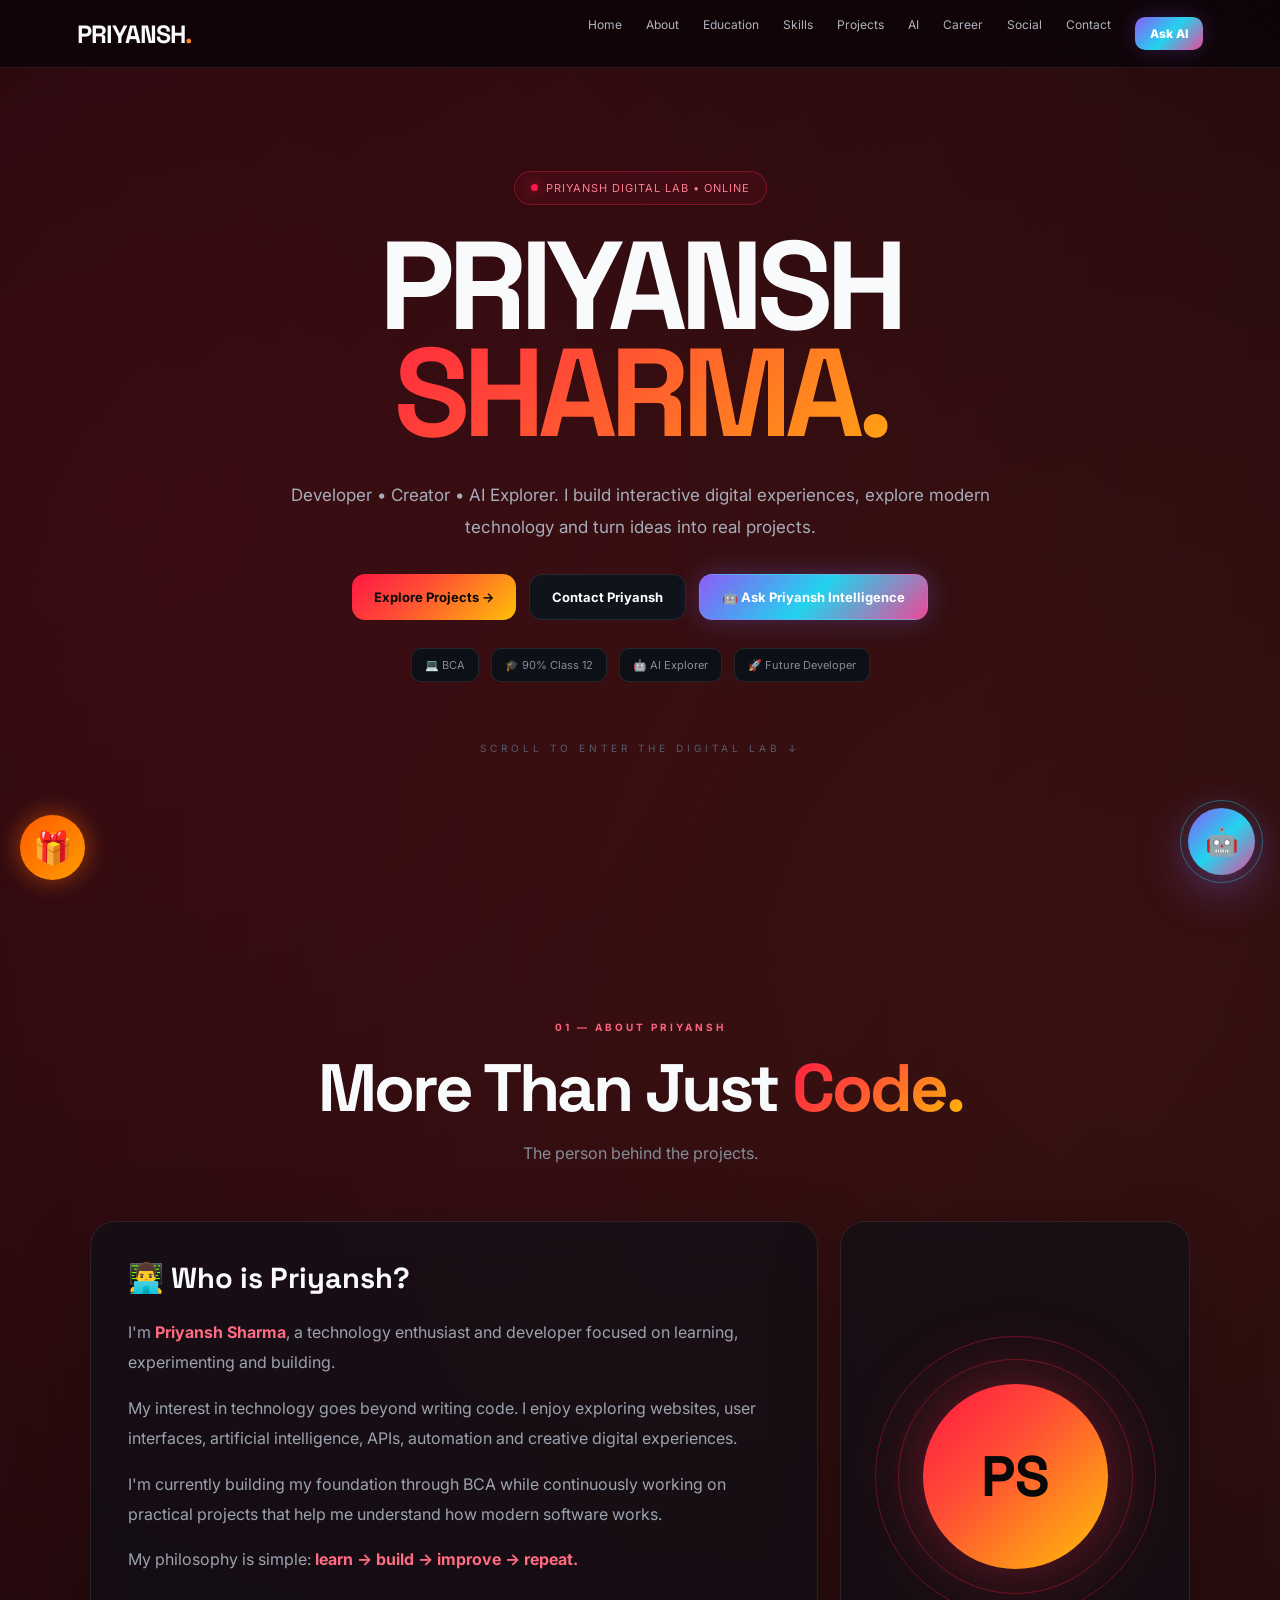
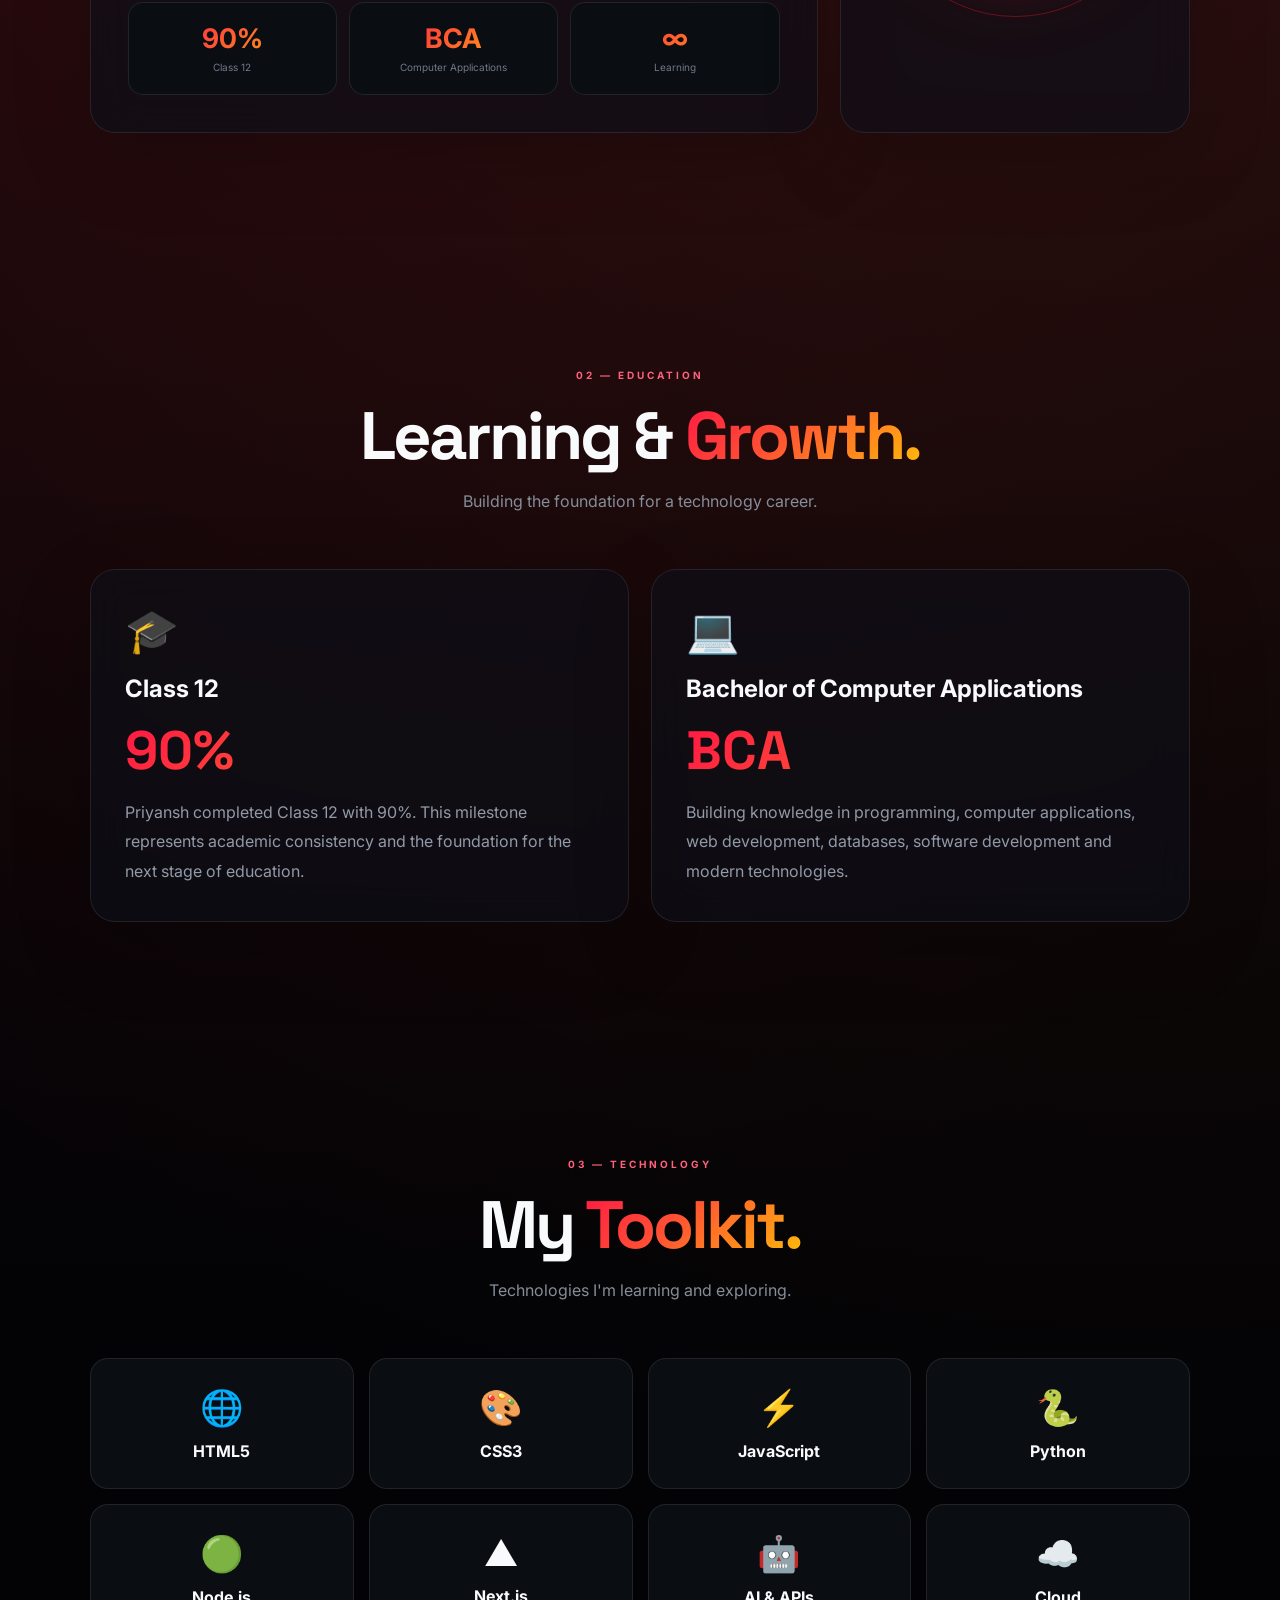
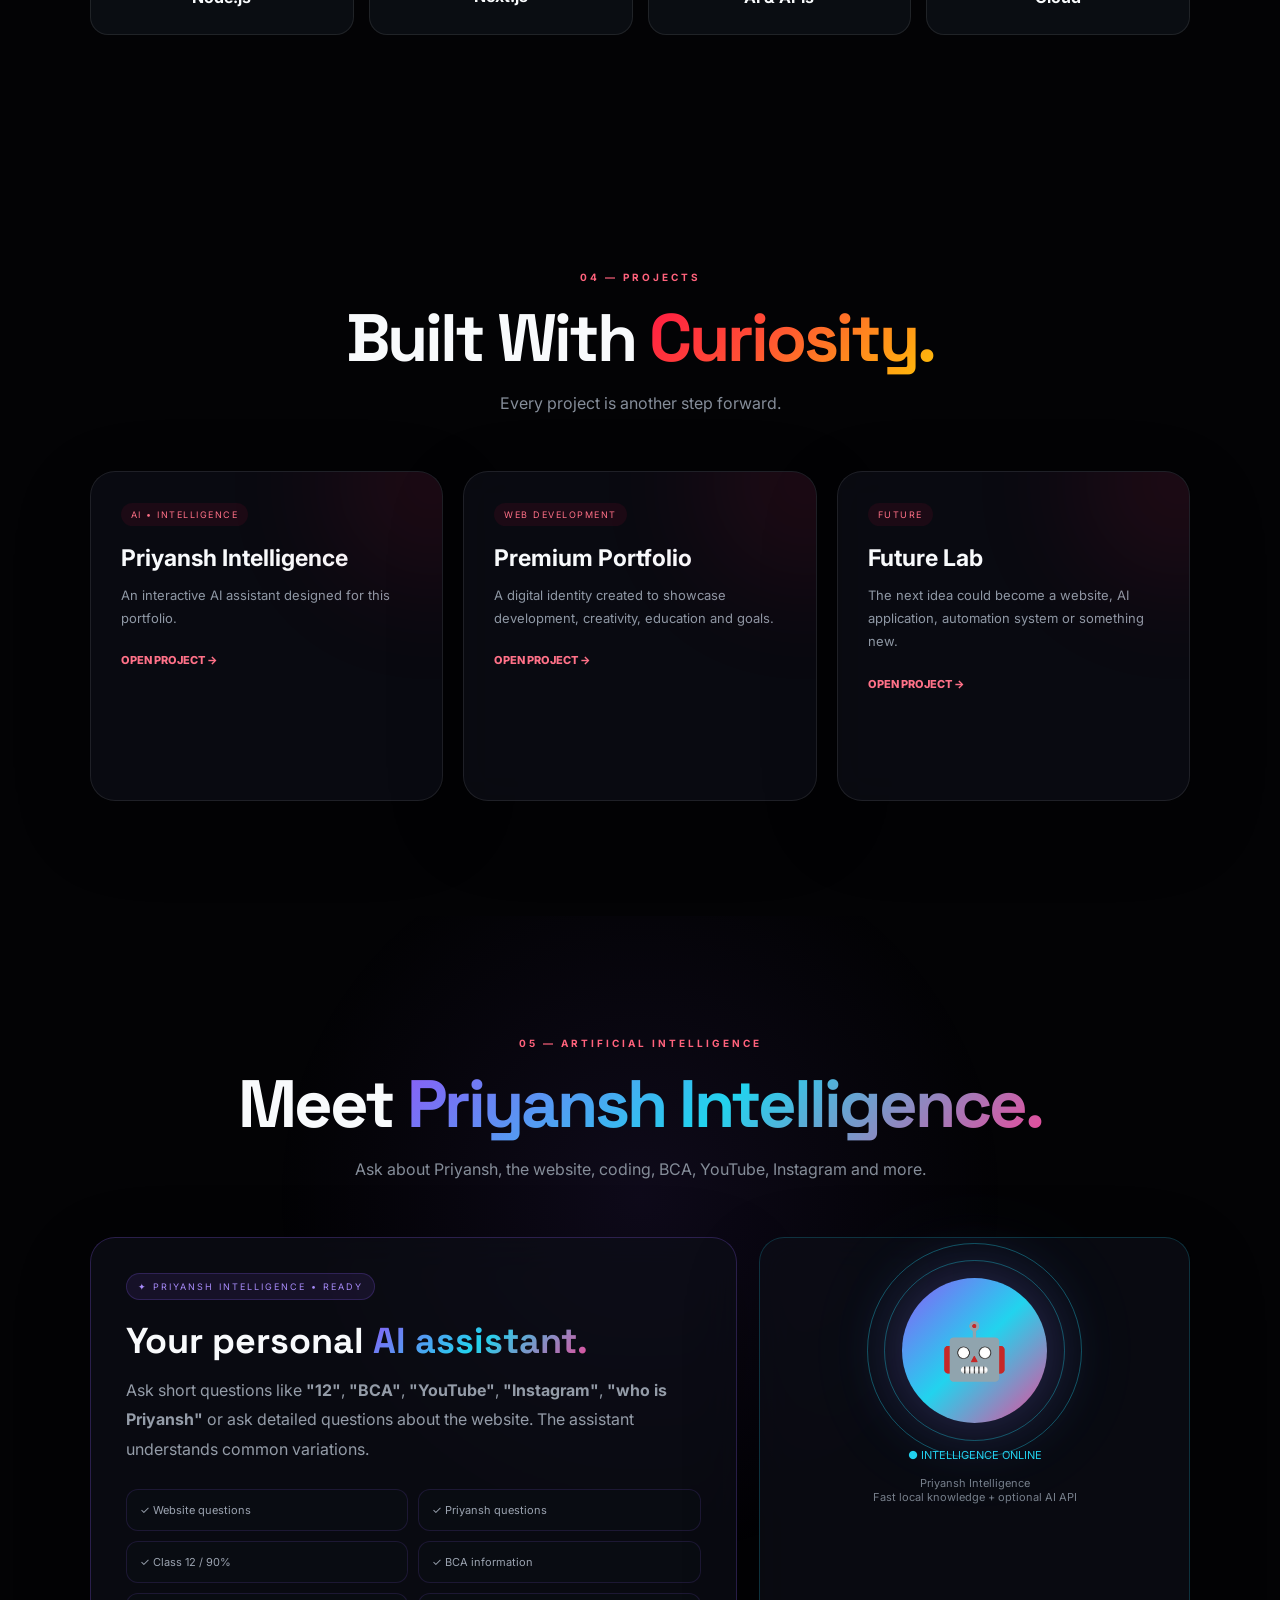
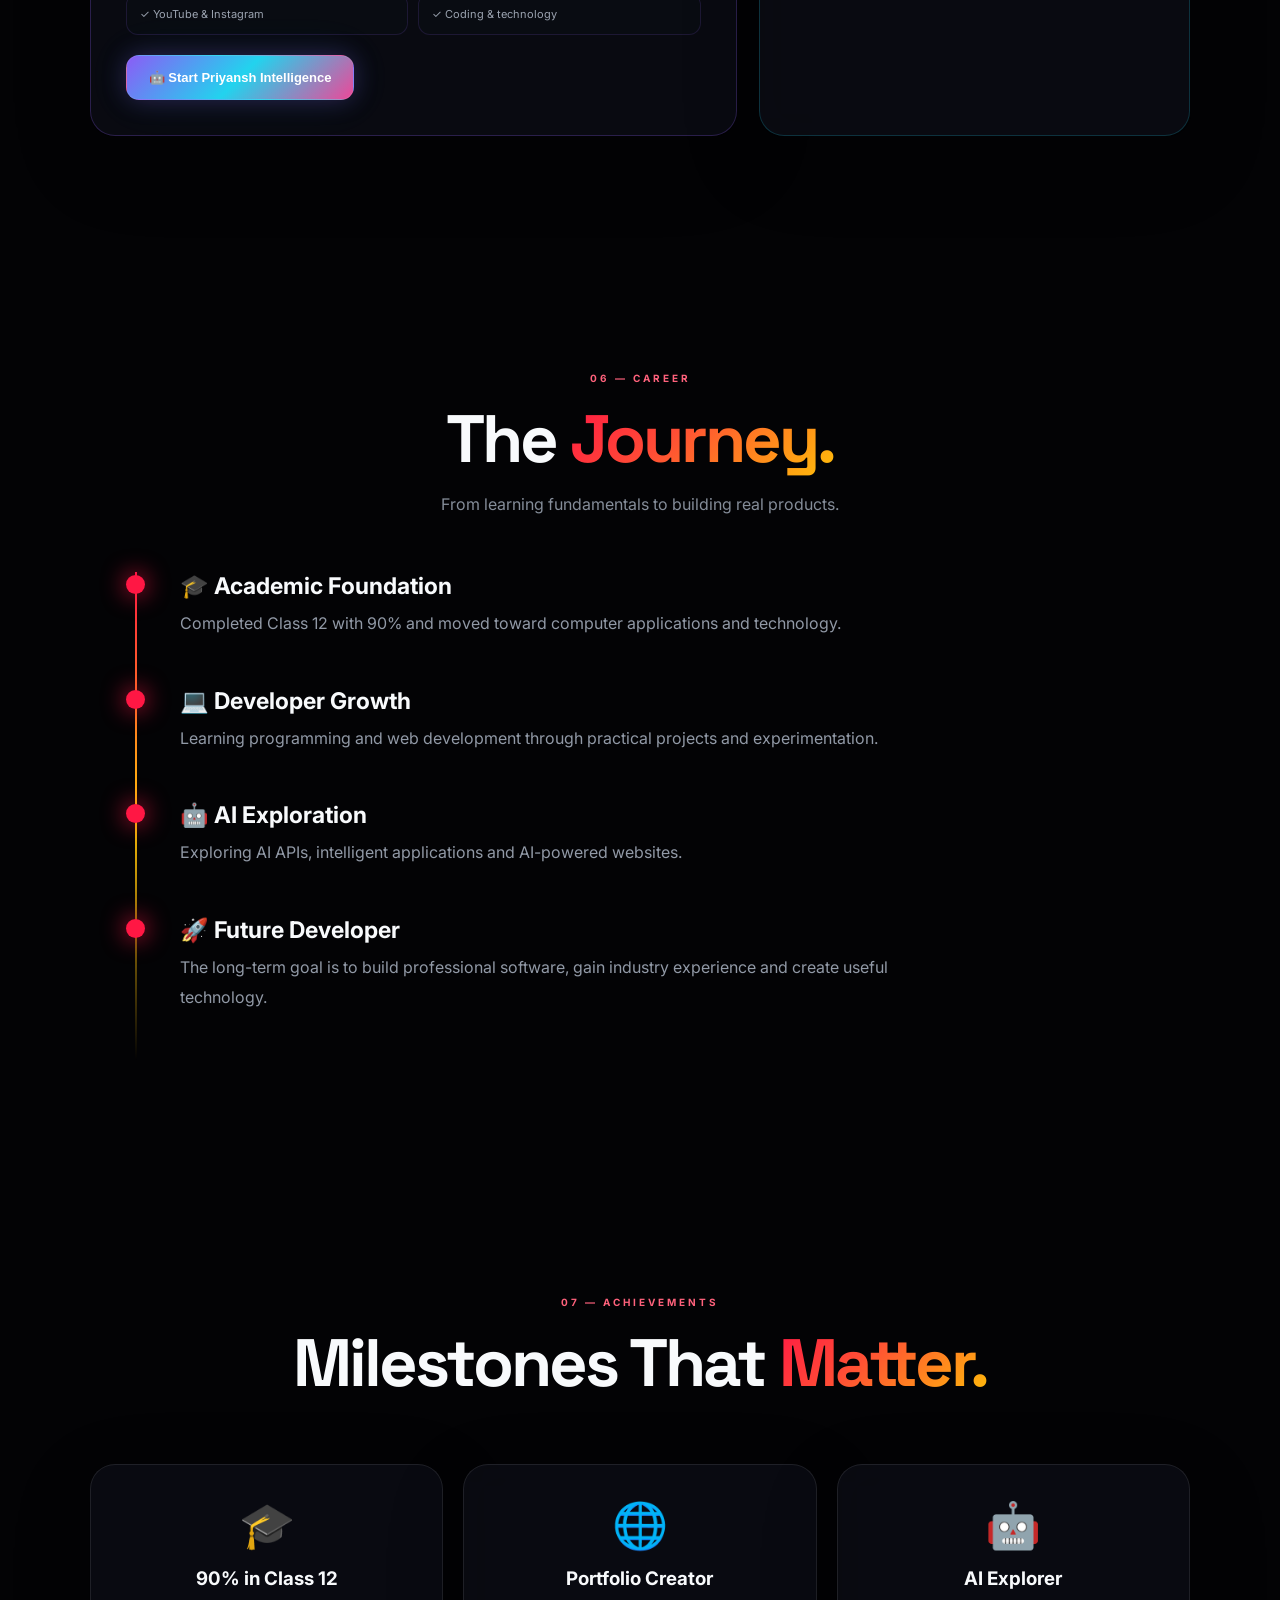
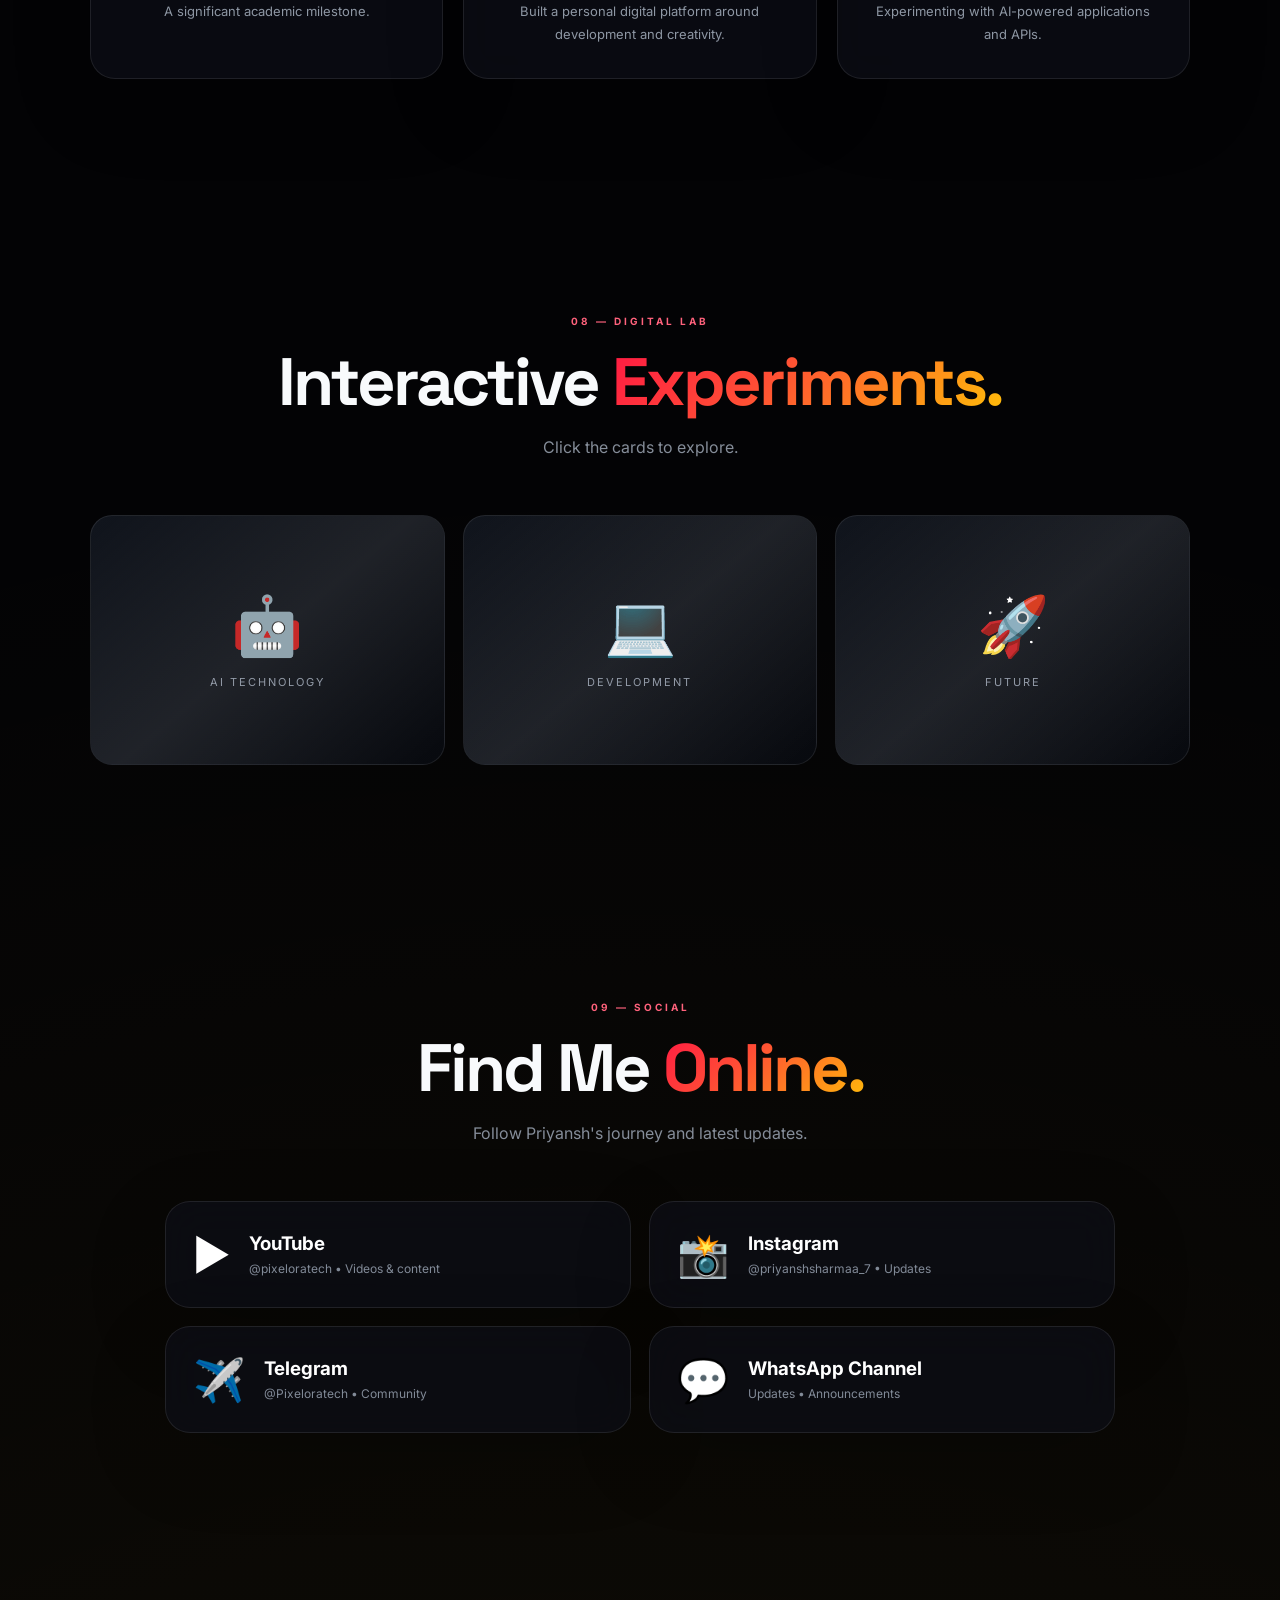
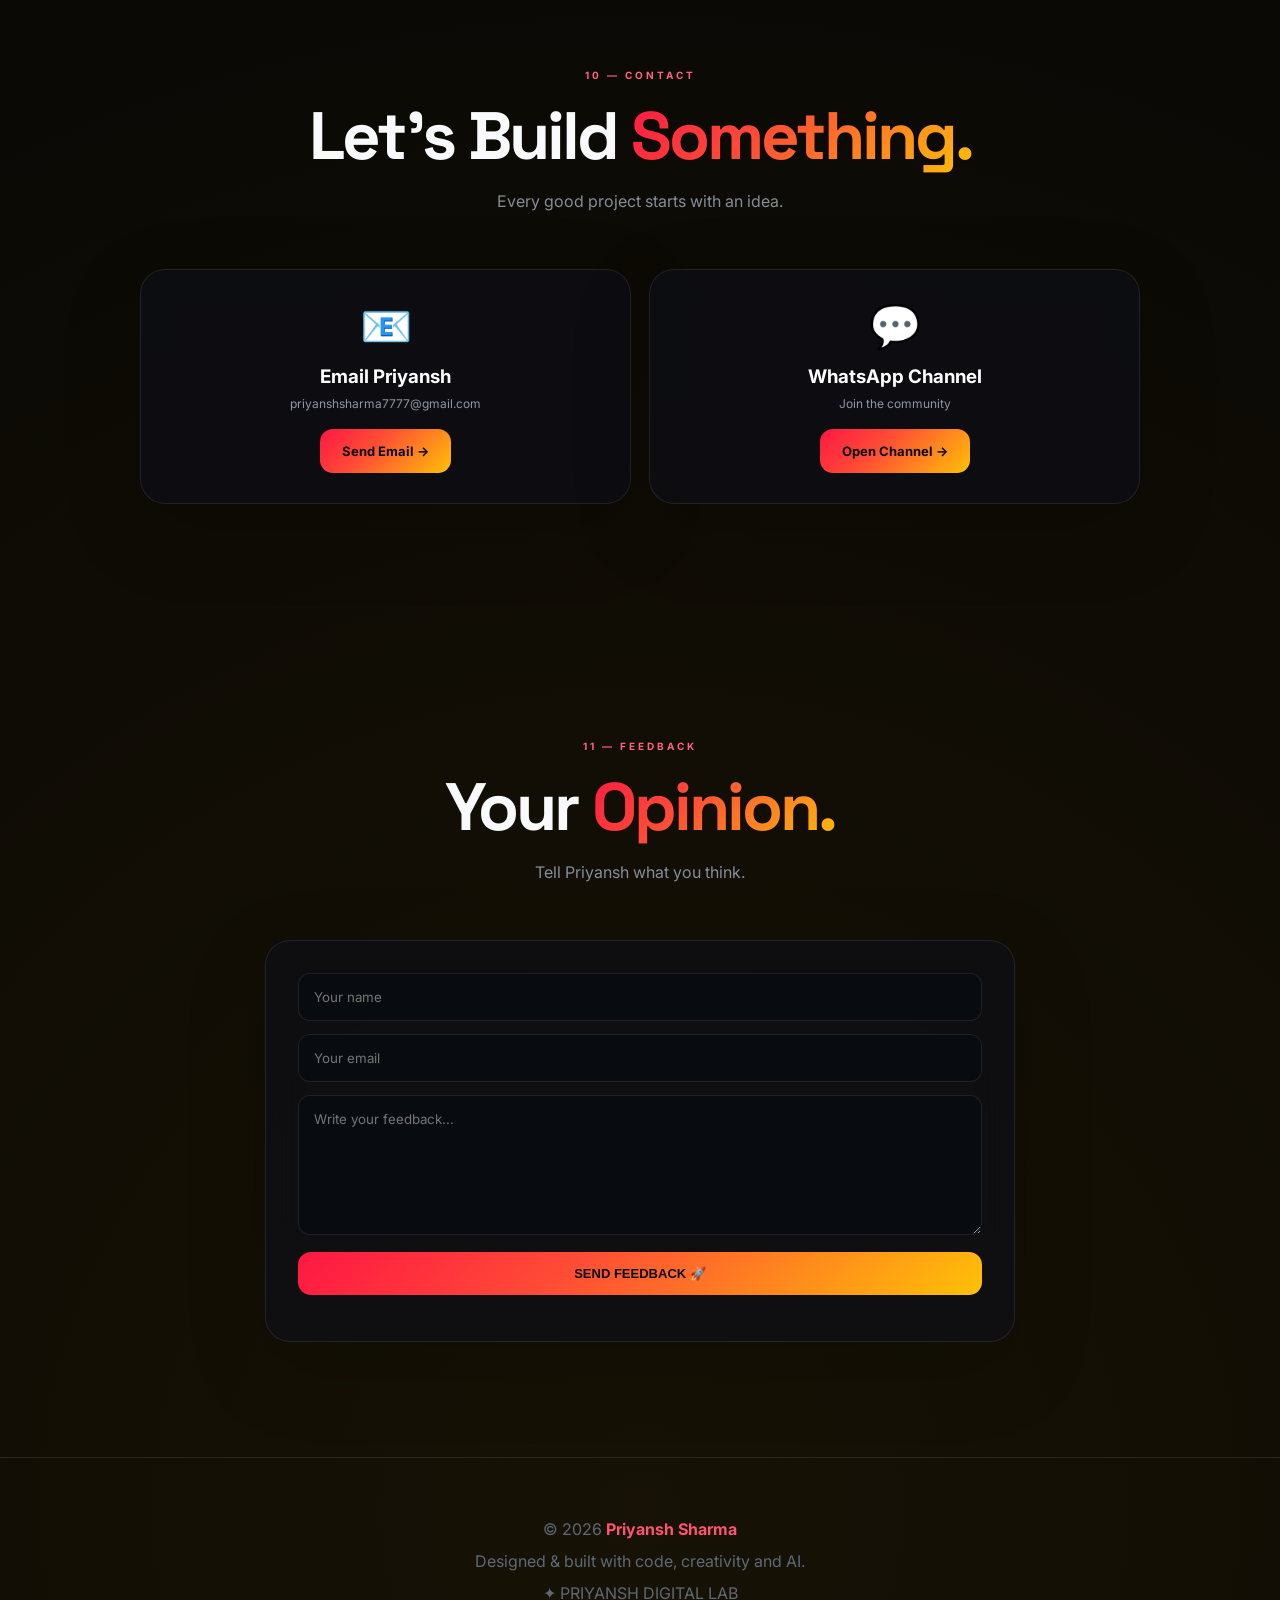
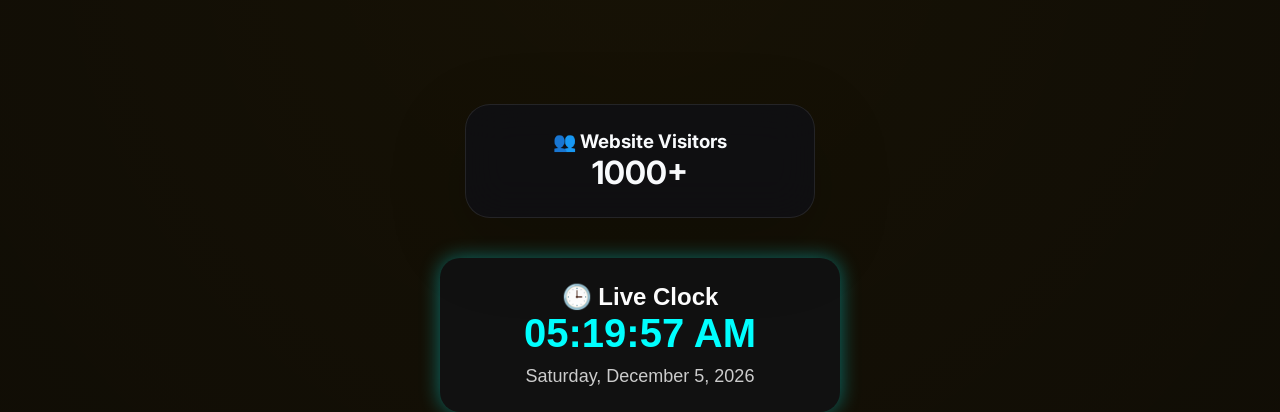
<file: index.html>
<!DOCTYPE html>
<html lang="en">
<head>
<meta charset="UTF-8">
<meta name="viewport" content="width=device-width,initial-scale=1.0">

<meta name="description"
content="Priyansh Sharma — Developer, Creator and AI Explorer. Explore projects, achievements, social links and Priyansh Intelligence.">

<meta name="theme-color" content="#050509">

<title>Priyansh Sharma | Developer • Creator • AI</title>

<link rel="preconnect" href="https://fonts.googleapis.com">
<link rel="preconnect" href="https://fonts.gstatic.com" crossorigin>

<link href="https://fonts.googleapis.com/css2?family=Inter:wght@400;500;600;700;800&family=Space+Grotesk:wght@500;600;700&display=swap" rel="stylesheet">

<style>
*{
 margin:0;
 padding:0;
 box-sizing:border-box;
 scroll-behavior:smooth;
}

:root{
 --bg:#030305;
 --bg2:#07080d;
 --card:rgba(14,16,24,.68);
 --line:rgba(255,255,255,.09);
 --text:#f8fafc;
 --muted:#969daa;

 --red:#ff1744;
 --orange:#ff6b35;
 --yellow:#ffc107;

 /* AI HAS DIFFERENT COLORS */
 --ai:#8b5cf6;
 --ai2:#22d3ee;
 --ai3:#ec4899;
 --aiGradient:linear-gradient(135deg,#8b5cf6,#22d3ee,#ec4899);

 --gradient:linear-gradient(
  135deg,
  #ff1744 0%,
  #ff4d35 40%,
  #ffc107 100%
 );
}

html{
 background:var(--bg);
}

body{
 font-family:Inter,sans-serif;
 color:var(--text);
 background:
 radial-gradient(circle at 10% 5%,rgba(255,23,68,.17),transparent 25%),
 radial-gradient(circle at 90% 10%,rgba(255,107,53,.13),transparent 23%),
 radial-gradient(circle at 50% 95%,rgba(255,193,7,.08),transparent 28%),
 var(--bg);
 overflow-x:hidden;
}

/* BACKGROUND */

#canvas{
 position:fixed;
 inset:0;
 z-index:-8;
 pointer-events:none;
}

.grid{
 position:fixed;
 inset:0;
 z-index:-7;
 pointer-events:none;
 opacity:.035;
 background-image:
 linear-gradient(rgba(255,255,255,.8) 1px,transparent 1px),
 linear-gradient(90deg,rgba(255,255,255,.8) 1px,transparent 1px);
 background-size:55px 55px;
 mask-image:linear-gradient(to bottom,black,transparent 90%);
}

.cursor{
 position:fixed;
 width:320px;
 height:320px;
 border-radius:50%;
 pointer-events:none;
 z-index:-2;
 transform:translate(-50%,-50%);
 background:radial-gradient(
  circle,
  rgba(255,23,68,.10),
  transparent 68%
 );
}

.progress{
 position:fixed;
 top:0;
 left:0;
 height:3px;
 width:0%;
 z-index:9999;
 background:var(--gradient);
 box-shadow:0 0 20px #ff1744;
}

/* NAV */

nav{
 position:fixed;
 top:0;
 left:0;
 width:100%;
 z-index:5000;
 padding:17px 6%;
 display:flex;
 justify-content:space-between;
 align-items:center;
 background:rgba(3,3,5,.65);
 backdrop-filter:blur(22px);
 border-bottom:1px solid var(--line);
}

.logo{
 font:800 25px "Space Grotesk";
 letter-spacing:-1px;
}

.logo span{
 background:var(--gradient);
 -webkit-background-clip:text;
 color:transparent;
}

.navLinks{
 display:flex;
 gap:24px;
}

.navLinks a{
 color:#aeb4bf;
 text-decoration:none;
 font-size:12px;
 transition:.3s;
}

.navLinks a:hover{
 color:#ff4d6d;
 text-shadow:0 0 20px rgba(255,23,68,.7);
}

.navAI{
 padding:9px 15px!important;
 border-radius:10px;
 color:white!important;
 background:var(--aiGradient);
 font-weight:800;
 box-shadow:0 0 25px rgba(139,92,246,.25);
}

.menu{
 display:none;
 font-size:25px;
 cursor:pointer;
}

/* COMMON */

section{
 padding:115px 7%;
 position:relative;
}

.title{
 text-align:center;
 margin-bottom:58px;
}

.title small{
 color:#ff627c;
 letter-spacing:3px;
 font-size:10px;
 font-weight:700;
}

.title h2{
 margin-top:10px;
 font:700 clamp(38px,6vw,67px) "Space Grotesk";
 letter-spacing:-3px;
}

.gradient{
 background:var(--gradient);
 -webkit-background-clip:text;
 color:transparent;
}

.title p{
 color:#858d99;
 margin-top:12px;
}

.glass{
 background:var(--card);
 border:1px solid var(--line);
 border-radius:25px;
 backdrop-filter:blur(20px);
 box-shadow:0 25px 80px rgba(0,0,0,.18);
 transition:.45s cubic-bezier(.2,.8,.2,1);
}

.glass:hover{
 transform:translateY(-9px);
 border-color:rgba(255,23,68,.38);
 box-shadow:
 0 30px 90px rgba(0,0,0,.35),
 0 0 45px rgba(255,23,68,.06);
}

.btn{
 display:inline-flex;
 justify-content:center;
 align-items:center;
 gap:8px;
 padding:14px 22px;
 border-radius:13px;
 text-decoration:none;
 color:white;
 background:#10131a;
 border:1px solid var(--line);
 font-weight:700;
 font-size:13px;
 transition:.35s;
 cursor:pointer;
}

.btn:hover{
 transform:translateY(-5px) scale(1.02);
 box-shadow:0 15px 35px rgba(0,0,0,.35);
}

.btn.primary{
 color:#080808;
 background:var(--gradient);
 border:0;
}

.buttons{
 display:flex;
 justify-content:center;
 gap:13px;
 flex-wrap:wrap;
}

.reveal{
 opacity:0;
 transform:translateY(45px);
 transition:
 opacity .9s ease,
 transform .9s cubic-bezier(.2,.8,.2,1);
}

.reveal.active{
 opacity:1;
 transform:none;
}

/* HERO */

.hero{
 min-height:100vh;
 display:flex;
 align-items:center;
 justify-content:center;
 text-align:center;
 padding-top:140px;
}

.heroContent{
 max-width:1050px;
}

.live{
 display:inline-flex;
 align-items:center;
 gap:8px;
 padding:9px 16px;
 border-radius:50px;
 background:rgba(255,23,68,.07);
 border:1px solid rgba(255,23,68,.35);
 color:#ff7b91;
 font-size:11px;
 letter-spacing:1px;
 animation:livePulse 2s infinite;
}

.liveDot{
 width:7px;
 height:7px;
 border-radius:50%;
 background:#ff1744;
 box-shadow:0 0 15px #ff1744;
 animation:dotPulse 1.2s infinite;
}

@keyframes livePulse{
 50%{box-shadow:0 0 35px rgba(255,23,68,.14)}
}

@keyframes dotPulse{
 50%{transform:scale(1.8);opacity:.5}
}

.hero h1{
 margin-top:28px;
 font:700 clamp(58px,10vw,125px) "Space Grotesk";
 line-height:.86;
 letter-spacing:-7px;
}

.hero h1 .line{
 display:block;
}

.heroDescription{
 max-width:780px;
 margin:31px auto;
 color:#a6adb8;
 font-size:17px;
 line-height:1.9;
}

.heroMini{
 margin-top:28px;
 display:flex;
 justify-content:center;
 gap:12px;
 flex-wrap:wrap;
}

.mini{
 padding:9px 13px;
 border-radius:10px;
 background:#0d1016;
 border:1px solid var(--line);
 color:#858d99;
 font-size:11px;
}

.scroll{
 margin-top:60px;
 color:#555d68;
 font-size:10px;
 letter-spacing:4px;
 animation:scrollBounce 1.8s infinite;
}

@keyframes scrollBounce{
 50%{transform:translateY(9px)}
}

/* ABOUT */

.aboutGrid{
 max-width:1150px;
 margin:auto;
 display:grid;
 grid-template-columns:1.35fr .65fr;
 gap:22px;
}

.aboutText{
 padding:37px;
}

.aboutText h3{
 font:700 29px "Space Grotesk";
 margin-bottom:21px;
}

.aboutText p{
 color:#9ba3af;
 line-height:1.9;
 margin-bottom:15px;
}

.highlight{
 color:#ff6b81;
 font-weight:700;
}

.profile{
 min-height:390px;
 display:flex;
 align-items:center;
 justify-content:center;
 position:relative;
 overflow:hidden;
}

.profileCore{
 width:185px;
 height:185px;
 border-radius:50%;
 display:flex;
 align-items:center;
 justify-content:center;
 font:800 57px "Space Grotesk";
 color:#090909;
 background:var(--gradient);
 box-shadow:
 0 0 55px rgba(255,23,68,.3),
 0 0 110px rgba(255,107,53,.13);
 animation:floatCore 4s ease-in-out infinite;
 position:relative;
 z-index:2;
}

.profileCore:before,
.profileCore:after{
 content:"";
 position:absolute;
 border:1px solid rgba(255,23,68,.35);
 border-radius:50%;
}

.profileCore:before{
 inset:-25px;
 animation:spin 8s linear infinite;
}

.profileCore:after{
 inset:-48px;
 animation:spinReverse 12s linear infinite;
}

@keyframes floatCore{
 50%{transform:translateY(-15px) rotate(3deg)}
}

@keyframes spin{
 to{transform:rotate(360deg)}
}

@keyframes spinReverse{
 to{transform:rotate(-360deg)}
}

.stats{
 display:grid;
 grid-template-columns:repeat(3,1fr);
 gap:12px;
 margin-top:27px;
}

.stat{
 padding:19px 10px;
 text-align:center;
 border-radius:15px;
 background:#0a0d12;
 border:1px solid var(--line);
}

.stat b{
 display:block;
 font-size:27px;
 background:var(--gradient);
 -webkit-background-clip:text;
 color:transparent;
}

.stat span{
 color:#707987;
 font-size:10px;
}

/* EDUCATION */

.education{
 max-width:1100px;
 margin:auto;
 display:grid;
 grid-template-columns:1fr 1fr;
 gap:22px;
}

.edu{
 padding:34px;
}

.eduIcon{
 font-size:43px;
 margin-bottom:17px;
}

.edu h3{
 font-size:24px;
}

.percent{
 font:800 54px "Space Grotesk";
 margin:13px 0;
 background:var(--gradient);
 -webkit-background-clip:text;
 color:transparent;
}

.edu p{
 color:#929aa7;
 line-height:1.85;
}

/* SKILLS */

.skills{
 max-width:1100px;
 margin:auto;
 display:grid;
 grid-template-columns:repeat(4,1fr);
 gap:15px;
}

.skill{
 padding:27px 15px;
 text-align:center;
 border-radius:18px;
 background:#0a0d12;
 border:1px solid var(--line);
 transition:.4s;
}

.skill:hover{
 transform:translateY(-8px) rotateX(4deg);
 border-color:#ff1744;
 box-shadow:0 0 40px rgba(255,23,68,.12);
}

.skillIcon{
 font-size:35px;
 margin-bottom:12px;
}

/* PROJECTS */

.projects{
 max-width:1150px;
 margin:auto;
 display:grid;
 grid-template-columns:repeat(3,1fr);
 gap:20px;
}

.project{
 min-height:330px;
 padding:30px;
 position:relative;
 overflow:hidden;
 cursor:pointer;
}

.project:before{
 content:"";
 position:absolute;
 width:180px;
 height:180px;
 right:-80px;
 top:-80px;
 border-radius:50%;
 background:#ff1744;
 filter:blur(70px);
 opacity:.13;
 transition:.5s;
}

.project:hover:before{
 transform:scale(2);
 opacity:.2;
}

.tag{
 display:inline-block;
 padding:6px 10px;
 border-radius:30px;
 background:rgba(255,23,68,.08);
 color:#ff7087;
 font-size:9px;
 letter-spacing:1.5px;
}

.project h3{
 margin:18px 0 12px;
 font-size:23px;
}

.project p{
 color:#8f98a5;
 line-height:1.8;
 font-size:13px;
}

.projectArrow{
 display:inline-block;
 margin-top:23px;
 color:#ff7188;
 font-size:11px;
 font-weight:800;
}

/* AI */

.aiSection{
 background:
 radial-gradient(circle at 50% 30%,rgba(139,92,246,.09),transparent 40%);
}

.aiGrid{
 max-width:1150px;
 margin:auto;
 display:grid;
 grid-template-columns:1.2fr .8fr;
 gap:22px;
}

.aiMain{
 padding:35px;
 border-color:rgba(139,92,246,.25);
}

.aiMain:hover{
 border-color:rgba(34,211,238,.55);
 box-shadow:
 0 30px 90px rgba(0,0,0,.45),
 0 0 60px rgba(139,92,246,.12);
}

.aiBadge{
 display:inline-flex;
 padding:7px 11px;
 border-radius:30px;
 background:rgba(139,92,246,.10);
 border:1px solid rgba(139,92,246,.22);
 color:#a78bfa;
 font-size:9px;
 letter-spacing:2px;
}

.aiMain h3{
 font:700 36px "Space Grotesk";
 margin:18px 0 12px;
}

.aiMain p{
 color:#949ca8;
 line-height:1.85;
}

.aiFeatures{
 margin-top:25px;
 display:grid;
 grid-template-columns:1fr 1fr;
 gap:10px;
}

.aiFeature{
 padding:13px;
 border-radius:12px;
 background:#090c12;
 border:1px solid rgba(139,92,246,.15);
 color:#9ba3b0;
 font-size:11px;
 transition:.3s;
}

.aiFeature:hover{
 transform:translateY(-4px);
 border-color:#22d3ee;
 color:#e5e7eb;
}

.aiButton{
 background:var(--aiGradient)!important;
 color:white!important;
 box-shadow:
 0 0 25px rgba(139,92,246,.25),
 0 0 45px rgba(34,211,238,.08);
}

.aiSide{
 padding:30px;
 border-color:rgba(34,211,238,.20);
}

.aiOrb{
 width:145px;
 height:145px;
 margin:10px auto 25px;
 border-radius:50%;
 background:var(--aiGradient);
 display:flex;
 align-items:center;
 justify-content:center;
 font-size:55px;
 box-shadow:
 0 0 65px rgba(139,92,246,.28),
 0 0 110px rgba(34,211,238,.12);
 animation:orb 3s ease-in-out infinite;
 position:relative;
}

.aiOrb:before,
.aiOrb:after{
 content:"";
 position:absolute;
 border:1px solid rgba(34,211,238,.35);
 border-radius:50%;
}

.aiOrb:before{
 inset:-18px;
 animation:spin 6s linear infinite;
}

.aiOrb:after{
 inset:-35px;
 animation:spinReverse 10s linear infinite;
}

@keyframes orb{
 50%{
  transform:scale(1.08) rotate(4deg);
  box-shadow:
   0 0 100px rgba(139,92,246,.4),
   0 0 140px rgba(34,211,238,.16);
 }
}

.aiStatus{
 text-align:center;
 color:#777f8b;
 font-size:11px;
}

.aiStatus span{
 color:#22d3ee;
}

/* CAREER */

.timeline{
 max-width:1050px;
 margin:auto;
 position:relative;
}

.timeline:before{
 content:"";
 position:absolute;
 left:20px;
 top:0;
 bottom:0;
 width:2px;
 background:linear-gradient(#ff1744,#ffc107,transparent);
}

.timelineItem{
 position:relative;
 padding:0 0 48px 65px;
}

.timelineItem:before{
 content:"";
 position:absolute;
 left:11px;
 top:3px;
 width:19px;
 height:19px;
 border-radius:50%;
 background:#ff1744;
 box-shadow:0 0 25px #ff1744;
 animation:timelinePulse 2s infinite;
}

@keyframes timelinePulse{
 50%{transform:scale(1.35);opacity:.65}
}

.timelineItem h3{
 font-size:23px;
}

.timelineItem p{
 margin-top:9px;
 max-width:730px;
 color:#9199a6;
 line-height:1.85;
}

/* ACHIEVEMENTS */

.achievements{
 max-width:1100px;
 margin:auto;
 display:grid;
 grid-template-columns:repeat(3,1fr);
 gap:20px;
}

.achievement{
 padding:32px;
 text-align:center;
}

.achievementIcon{
 font-size:45px;
 animation:achievementFloat 3s ease-in-out infinite;
}

@keyframes achievementFloat{
 50%{transform:translateY(-7px) scale(1.05)}
}

.achievement h3{
 margin:15px 0 10px;
}

.achievement p{
 color:#8e97a4;
 line-height:1.75;
 font-size:13px;
}

/* SHOWCASE */

.showcase{
 max-width:1100px;
 margin:auto;
 display:grid;
 grid-template-columns:repeat(3,1fr);
 gap:18px;
}

.showBox{
 height:250px;
 position:relative;
 overflow:hidden;
 border-radius:22px;
 border:1px solid var(--line);
 background:linear-gradient(135deg,#11151d,#080a0f);
 cursor:pointer;
}

.showBox:after{
 content:"";
 position:absolute;
 inset:-100%;
 background:linear-gradient(
 120deg,
 transparent 35%,
 rgba(255,255,255,.08),
 transparent 65%
 );
 transform:rotate(20deg);
 animation:shine 5s linear infinite;
}

@keyframes shine{
 to{transform:translateX(60%) rotate(20deg)}
}

.showContent{
 position:absolute;
 inset:0;
 display:flex;
 flex-direction:column;
 justify-content:center;
 align-items:center;
 z-index:2;
}

.showIcon{
 font-size:58px;
 transition:.5s;
}

.showBox:hover .showIcon{
 transform:scale(1.3) translateY(-8px);
 filter:drop-shadow(0 0 20px #ff1744);
}

.showContent span{
 margin-top:15px;
 color:#929aa7;
 font-size:11px;
 letter-spacing:2px;
}

/* SOCIAL */

.socialGrid{
 max-width:950px;
 margin:auto;
 display:grid;
 grid-template-columns:1fr 1fr;
 gap:18px;
}

.socialCard{
 padding:27px;
 display:flex;
 align-items:center;
 gap:19px;
 text-decoration:none;
 color:white;
}

.socialIcon{
 font-size:42px;
 transition:.4s;
}

.socialCard:hover .socialIcon{
 transform:scale(1.3) rotate(8deg);
}

.socialCard p{
 margin-top:6px;
 color:#828b98;
 font-size:12px;
}

/* CONTACT */

.contactGrid{
 max-width:1000px;
 margin:auto;
 display:grid;
 grid-template-columns:repeat(2,1fr);
 gap:18px;
}

.contactCard{
 padding:30px;
 text-align:center;
 text-decoration:none;
 color:white;
}

.contactIcon{
 font-size:42px;
 margin-bottom:14px;
}

.contactCard p{
 color:#8e96a3;
 font-size:12px;
 margin-top:8px;
 word-break:break-word;
}

.contactButton{
 margin-top:18px;
}

/* FEEDBACK */

.feedback{
 max-width:750px;
 margin:auto;
 padding:32px;
}

input,
textarea{
 width:100%;
 padding:15px;
 border-radius:12px;
 background:#080b10;
 border:1px solid var(--line);
 color:white;
 outline:none;
 font-family:inherit;
 margin-bottom:13px;
}

input:focus,
textarea:focus{
 border-color:#ff1744;
 box-shadow:0 0 25px rgba(255,23,68,.1);
}

textarea{
 height:140px;
 resize:vertical;
}

/* AI CHAT */

.aiFloating{
 position:fixed;
 right:25px;
 bottom:25px;
 width:67px;
 height:67px;
 border:0;
 border-radius:50%;
 background:var(--aiGradient);
 font-size:27px;
 cursor:pointer;
 z-index:8000;
 box-shadow:
 0 15px 50px rgba(139,92,246,.4),
 0 0 35px rgba(34,211,238,.12);
 animation:aiFloat 2s infinite;
}

.aiFloating:after{
 content:"";
 position:absolute;
 inset:-8px;
 border:1px solid rgba(34,211,238,.4);
 border-radius:50%;
 animation:ring 2s infinite;
}

@keyframes aiFloat{
 50%{transform:translateY(-7px) rotate(4deg)}
}

@keyframes ring{
 to{
  transform:scale(1.35);
  opacity:0;
 }
}

.chat{
 position:fixed;
 display:none;
 right:25px;
 bottom:105px;
 width:430px;
 max-width:calc(100vw - 30px);
 z-index:7999;
 background:#080a12;
 border:1px solid rgba(139,92,246,.45);
 border-radius:22px;
 overflow:hidden;
 box-shadow:
 0 30px 100px rgba(0,0,0,.75),
 0 0 60px rgba(139,92,246,.12);
}

.chat.show{
 display:block;
 animation:chatIn .35s ease;
}

@keyframes chatIn{
 from{
  opacity:0;
  transform:translateY(25px) scale(.94);
 }
 to{
  opacity:1;
  transform:none;
 }
}

.chatHead{
 padding:17px;
 display:flex;
 justify-content:space-between;
 align-items:center;
 background:linear-gradient(
  135deg,
  rgba(139,92,246,.20),
  rgba(34,211,238,.10)
 );
 border-bottom:1px solid rgba(139,92,246,.18);
}

.chatHead b{
 background:var(--aiGradient);
 -webkit-background-clip:text;
 color:transparent;
}

.chatClose{
 cursor:pointer;
 color:#858d99;
}

.chatBody{
 height:390px;
 overflow-y:auto;
 padding:15px;
 scroll-behavior:smooth;
}

/* QUESTION BUTTONS */

.aiQuestions{
 display:flex;
 gap:7px;
 flex-wrap:wrap;
 padding:0 15px 12px;
}

.aiQ{
 border:1px solid rgba(139,92,246,.22);
 background:rgba(139,92,246,.06);
 color:#b7a5ff;
 padding:8px 11px;
 border-radius:30px;
 font-size:10px;
 cursor:pointer;
 transition:.3s;
}

.aiQ:hover{
 transform:translateY(-3px);
 border-color:#22d3ee;
 color:#67e8f9;
 box-shadow:0 0 20px rgba(34,211,238,.10);
}

.message{
 padding:11px 14px;
 margin-bottom:10px;
 border-radius:13px;
 max-width:90%;
 font-size:13px;
 line-height:1.7;
 white-space:pre-wrap;
 animation:messageIn .35s ease;
}

@keyframes messageIn{
 from{
  opacity:0;
  transform:translateY(8px) scale(.98);
 }
 to{
  opacity:1;
  transform:none;
 }
}

.message.bot{
 background:linear-gradient(
  135deg,
  rgba(139,92,246,.12),
  rgba(34,211,238,.06)
 );
 border:1px solid rgba(139,92,246,.13);
 color:#e1e5eb;
}

.message.user{
 margin-left:auto;
 background:var(--aiGradient);
 color:white;
}

.typing{
 display:flex;
 gap:5px;
 align-items:center;
 padding:13px 15px!important;
}

.typing i{
 width:6px;
 height:6px;
 background:#22d3ee;
 border-radius:50%;
 animation:typeDot 1s infinite;
}

.typing i:nth-child(2){animation-delay:.15s}
.typing i:nth-child(3){animation-delay:.3s}

@keyframes typeDot{
 50%{
  transform:translateY(-5px);
  opacity:.5;
 }
}

.chatInput{
 display:flex;
 gap:8px;
 padding:10px;
 border-top:1px solid var(--line);
}

.chatInput input{
 margin:0;
}

.chatInput button{
 width:50px;
 border:0;
 border-radius:10px;
 background:var(--aiGradient);
 color:white;
 cursor:pointer;
 font-size:18px;
}

/* MODAL */

.modal{
 display:none;
 position:fixed;
 inset:0;
 z-index:10000;
 align-items:center;
 justify-content:center;
 padding:20px;
 background:rgba(0,0,0,.82);
 backdrop-filter:blur(15px);
}

.modal.show{
 display:flex;
}

.modalBox{
 width:100%;
 max-width:700px;
 padding:40px;
 position:relative;
 animation:modalPop .4s cubic-bezier(.2,.8,.2,1);
}

@keyframes modalPop{
 from{
  opacity:0;
  transform:scale(.75) translateY(30px);
 }
 to{
  opacity:1;
  transform:none;
 }
}

.modalClose{
 position:absolute;
 right:20px;
 top:15px;
 color:#ff7188;
 font-size:27px;
 cursor:pointer;
}

.modalText{
 color:#a0a8b4;
 line-height:1.9;
}

/* FOOTER */

footer{
 text-align:center;
 padding:55px 7%;
 border-top:1px solid var(--line);
 color:#5f6875;
 line-height:2;
}

footer strong{
 color:#ff536f;
}

/* MOBILE */

@media(max-width:950px){

 .navLinks{
  display:none;
 }

 .menu{
  display:block;
 }

 .aboutGrid,
 .aiGrid,
 .education,
 .projects,
 .achievements{
  grid-template-columns:1fr;
 }

 .skills{
  grid-template-columns:repeat(2,1fr);
 }

 .showcase{
  grid-template-columns:1fr;
 }

}

@media(max-width:600px){

 section{
  padding:85px 5%;
 }

 .hero h1{
  font-size:59px;
  letter-spacing:-4px;
 }

 .stats{
  grid-template-columns:1fr;
 }

 .socialGrid,
 .contactGrid{
  grid-template-columns:1fr;
 }

 .aiFeatures{
  grid-template-columns:1fr;
 }

 .chat{
  right:15px;
 }

 .aiFloating{
  right:18px;
  bottom:18px;
 }

 .chatBody{
  height:350px;
 }

}
</style>
</head>

<body>

<div class="progress" id="progress"></div>
<div class="grid"></div>
<div id="canvas"></div>
<div class="cursor" id="cursor"></div>

<!-- NAV -->

<nav>

<div class="logo">
PRIYANSH<span>.</span>
</div>

<div class="navLinks">

<a href="#home">Home</a>
<a href="#about">About</a>
<a href="#education">Education</a>
<a href="#skills">Skills</a>
<a href="#projects">Projects</a>
<a href="#ai">AI</a>
<a href="#career">Career</a>
<a href="#social">Social</a>
<a href="#contact">Contact</a>

<a class="navAI" href="#ai">
Ask AI
</a>

</div>

<div class="menu">☰</div>

</nav>


<!-- HERO -->

<section class="hero" id="home">

<div class="heroContent reveal">

<div class="live">
<span class="liveDot"></span>
PRIYANSH DIGITAL LAB • ONLINE
</div>

<h1>
<span class="line">PRIYANSH</span>
<span class="line gradient">SHARMA.</span>
</h1>

<p class="heroDescription">
Developer • Creator • AI Explorer.
I build interactive digital experiences,
explore modern technology and turn ideas
into real projects.
</p>

<div class="buttons">

<a class="btn primary" href="#projects">
Explore Projects →
</a>

<a class="btn" href="#contact">
Contact Priyansh
</a>

<a class="btn aiButton" href="#ai">
🤖 Ask Priyansh Intelligence
</a>

</div>

<div class="heroMini">

<span class="mini">💻 BCA</span>
<span class="mini">🎓 90% Class 12</span>
<span class="mini">🤖 AI Explorer</span>
<span class="mini">🚀 Future Developer</span>

</div>

<div class="scroll">
SCROLL TO ENTER THE DIGITAL LAB ↓
</div>

</div>

</section>


<!-- ABOUT -->

<section id="about">

<div class="title reveal">

<small>01 — ABOUT PRIYANSH</small>

<h2>
More Than Just
<span class="gradient">Code.</span>
</h2>

<p>
The person behind the projects.
</p>

</div>

<div class="aboutGrid">

<div class="glass aboutText reveal">

<h3>
👨‍💻 Who is Priyansh?
</h3>

<p>
I'm <span class="highlight">Priyansh Sharma</span>,
a technology enthusiast and developer focused on
learning, experimenting and building.
</p>

<p>
My interest in technology goes beyond writing code.
I enjoy exploring websites, user interfaces,
artificial intelligence, APIs, automation and
creative digital experiences.
</p>

<p>
I'm currently building my foundation through BCA
while continuously working on practical projects
that help me understand how modern software works.
</p>

<p>
My philosophy is simple:
<span class="highlight">
learn → build → improve → repeat.
</span>
</p>

<div class="stats">

<div class="stat">
<b>90%</b>
<span>Class 12</span>
</div>

<div class="stat">
<b>BCA</b>
<span>Computer Applications</span>
</div>

<div class="stat">
<b>∞</b>
<span>Learning</span>
</div>

</div>

</div>

<div class="glass profile reveal">

<div class="profileCore">
PS
</div>

</div>

</div>

</section>


<!-- EDUCATION -->

<section id="education">

<div class="title reveal">

<small>02 — EDUCATION</small>

<h2>
Learning &
<span class="gradient">Growth.</span>
</h2>

<p>
Building the foundation for a technology career.
</p>

</div>

<div class="education">

<div class="glass edu reveal">

<div class="eduIcon">🎓</div>

<h3>Class 12</h3>

<div class="percent">90%</div>

<p>
Priyansh completed Class 12 with 90%.
This milestone represents academic consistency
and the foundation for the next stage of education.
</p>

</div>

<div class="glass edu reveal">

<div class="eduIcon">💻</div>

<h3>Bachelor of Computer Applications</h3>

<div class="percent">BCA</div>

<p>
Building knowledge in programming, computer
applications, web development, databases,
software development and modern technologies.
</p>

</div>

</div>

</section>


<!-- SKILLS -->

<section id="skills">

<div class="title reveal">

<small>03 — TECHNOLOGY</small>

<h2>
My
<span class="gradient">Toolkit.</span>
</h2>

<p>
Technologies I'm learning and exploring.
</p>

</div>

<div class="skills">

<div class="skill reveal">
<div class="skillIcon">🌐</div>
<b>HTML5</b>
</div>

<div class="skill reveal">
<div class="skillIcon">🎨</div>
<b>CSS3</b>
</div>

<div class="skill reveal">
<div class="skillIcon">⚡</div>
<b>JavaScript</b>
</div>

<div class="skill reveal">
<div class="skillIcon">🐍</div>
<b>Python</b>
</div>

<div class="skill reveal">
<div class="skillIcon">🟢</div>
<b>Node.js</b>
</div>

<div class="skill reveal">
<div class="skillIcon">▲</div>
<b>Next.js</b>
</div>

<div class="skill reveal">
<div class="skillIcon">🤖</div>
<b>AI & APIs</b>
</div>

<div class="skill reveal">
<div class="skillIcon">☁️</div>
<b>Cloud</b>
</div>

</div>

</section>


<!-- PROJECTS -->

<section id="projects">

<div class="title reveal">

<small>04 — PROJECTS</small>

<h2>
Built With
<span class="gradient">Curiosity.</span>
</h2>

<p>
Every project is another step forward.
</p>

</div>

<div class="projects">

<div class="project glass reveal"
onclick="openModal(
'🤖 Priyansh Intelligence',
'Priyansh Intelligence is the interactive AI assistant inside this website. It can answer website questions and personal portfolio questions using a built-in knowledge system. If the backend is available, it can also use the API.'
)">

<span class="tag">AI • INTELLIGENCE</span>

<h3>Priyansh Intelligence</h3>

<p>
An interactive AI assistant designed
for this portfolio.
</p>

<span class="projectArrow">
OPEN PROJECT →
</span>

</div>


<div class="project glass reveal"
onclick="openModal(
'🌐 Premium Portfolio',
'A long-form personal website combining responsive design, glassmorphism, animated interfaces, interactive sections and AI integration.'
)">

<span class="tag">WEB DEVELOPMENT</span>

<h3>Premium Portfolio</h3>

<p>
A digital identity created to showcase
development, creativity, education and goals.
</p>

<span class="projectArrow">
OPEN PROJECT →
</span>

</div>


<div class="project glass reveal"
onclick="openModal(
'🚀 Future Digital Lab',
'A continuously growing space for future applications, experiments, AI tools and new technology projects.'
)">

<span class="tag">FUTURE</span>

<h3>Future Lab</h3>

<p>
The next idea could become a website,
AI application, automation system or something new.
</p>

<span class="projectArrow">
OPEN PROJECT →
</span>

</div>

</div>

</section>


<!-- AI -->

<section id="ai" class="aiSection">

<div class="title reveal">

<small>05 — ARTIFICIAL INTELLIGENCE</small>

<h2>
Meet
<span style="background:var(--aiGradient);-webkit-background-clip:text;color:transparent">
Priyansh Intelligence.
</span>
</h2>

<p>
Ask about Priyansh, the website, coding, BCA, YouTube, Instagram and more.
</p>

</div>

<div class="aiGrid">

<div class="glass aiMain reveal">

<span class="aiBadge">
✦ PRIYANSH INTELLIGENCE • READY
</span>

<h3>
Your personal
<span style="background:var(--aiGradient);-webkit-background-clip:text;color:transparent">
AI assistant.
</span>
</h3>

<p>
Ask short questions like <b>"12"</b>,
<b>"BCA"</b>, <b>"YouTube"</b>,
<b>"Instagram"</b>, <b>"who is Priyansh"</b>
or ask detailed questions about the website.
The assistant understands common variations.
</p>

<div class="aiFeatures">

<div class="aiFeature">✓ Website questions</div>
<div class="aiFeature">✓ Priyansh questions</div>
<div class="aiFeature">✓ Class 12 / 90%</div>
<div class="aiFeature">✓ BCA information</div>
<div class="aiFeature">✓ YouTube & Instagram</div>
<div class="aiFeature">✓ Coding & technology</div>

</div>

<br>

<button class="btn aiButton" onclick="toggleAI()">
🤖 Start Priyansh Intelligence
</button>

</div>


<div class="glass aiSide reveal">

<div class="aiOrb">
🤖
</div>

<div class="aiStatus">
<span>● INTELLIGENCE ONLINE</span>
<br><br>
Priyansh Intelligence
<br>
Fast local knowledge + optional AI API
</div>

</div>

</div>

</section>


<!-- CAREER -->

<section id="career">

<div class="title reveal">

<small>06 — CAREER</small>

<h2>
The
<span class="gradient">Journey.</span>
</h2>

<p>
From learning fundamentals to building real products.
</p>

</div>

<div class="timeline">

<div class="timelineItem reveal">

<h3>🎓 Academic Foundation</h3>

<p>
Completed Class 12 with 90% and moved toward
computer applications and technology.
</p>

</div>

<div class="timelineItem reveal">

<h3>💻 Developer Growth</h3>

<p>
Learning programming and web development
through practical projects and experimentation.
</p>

</div>

<div class="timelineItem reveal">

<h3>🤖 AI Exploration</h3>

<p>
Exploring AI APIs, intelligent applications
and AI-powered websites.
</p>

</div>

<div class="timelineItem reveal">

<h3>🚀 Future Developer</h3>

<p>
The long-term goal is to build professional software,
gain industry experience and create useful technology.
</p>

</div>

</div>

</section>


<!-- ACHIEVEMENTS -->

<section id="achievements">

<div class="title reveal">

<small>07 — ACHIEVEMENTS</small>

<h2>
Milestones That
<span class="gradient">Matter.</span>
</h2>

</div>

<div class="achievements">

<div class="glass achievement reveal">

<div class="achievementIcon">🎓</div>

<h3>90% in Class 12</h3>

<p>
A significant academic milestone.
</p>

</div>

<div class="glass achievement reveal">

<div class="achievementIcon">🌐</div>

<h3>Portfolio Creator</h3>

<p>
Built a personal digital platform
around development and creativity.
</p>

</div>

<div class="glass achievement reveal">

<div class="achievementIcon">🤖</div>

<h3>AI Explorer</h3>

<p>
Experimenting with AI-powered applications
and APIs.
</p>

</div>

</div>

</section>


<!-- DIGITAL LAB -->

<section>

<div class="title reveal">

<small>08 — DIGITAL LAB</small>

<h2>
Interactive
<span class="gradient">Experiments.</span>
</h2>

<p>
Click the cards to explore.
</p>

</div>

<div class="showcase">

<div class="showBox reveal"
onclick="openModal(
'🤖 Artificial Intelligence',
'AI is one of the main areas being explored inside Priyansh Digital Lab. Priyansh Intelligence is the portfolio AI experience.'
)">

<div class="showContent">

<div class="showIcon">🤖</div>

<span>AI TECHNOLOGY</span>

</div>

</div>


<div class="showBox reveal"
onclick="openModal(
'💻 Coding',
'Coding is the foundation of the projects being built here. Every experiment is another opportunity to learn.'
)">

<div class="showContent">

<div class="showIcon">💻</div>

<span>DEVELOPMENT</span>

</div>

</div>


<div class="showBox reveal"
onclick="openModal(
'🚀 Future Tech',
'A place for future ideas, experiments and applications that can be developed over time.'
)">

<div class="showContent">

<div class="showIcon">🚀</div>

<span>FUTURE</span>

</div>

</div>

</div>

</section>


<!-- SOCIAL -->

<section id="social">

<div class="title reveal">

<small>09 — SOCIAL</small>

<h2>
Find Me
<span class="gradient">Online.</span>
</h2>

<p>
Follow Priyansh's journey and latest updates.
</p>

</div>

<div class="socialGrid">

<a class="glass socialCard reveal"
href="https://www.youtube.com/@pixeloratech"
target="_blank"
rel="noopener noreferrer">

<div class="socialIcon">▶️</div>

<div>
<h3>YouTube</h3>
<p>@pixeloratech • Videos & content</p>
</div>

</a>


<a class="glass socialCard reveal"
href="https://www.instagram.com/priyanshsharmaa_7"
target="_blank"
rel="noopener noreferrer">

<div class="socialIcon">📸</div>

<div>
<h3>Instagram</h3>
<p>@priyanshsharmaa_7 • Updates</p>
</div>

</a>


<a class="glass socialCard reveal"
href="https://t.me/Pixeloratech"
target="_blank"
rel="noopener noreferrer">

<div class="socialIcon">✈️</div>

<div>
<h3>Telegram</h3>
<p>@Pixeloratech • Community</p>
</div>

</a>


<a class="glass socialCard reveal"
href="https://www.whatsapp.com/channel/0029VbDXuU9CxoAnPEEhDL0z"
target="_blank"
rel="noopener noreferrer">

<div class="socialIcon">💬</div>

<div>
<h3>WhatsApp Channel</h3>
<p>Updates • Announcements</p>
</div>

</a>

</div>

</section>


<!-- CONTACT -->

<section id="contact">

<div class="title reveal">

<small>10 — CONTACT</small>

<h2>
Let's Build
<span class="gradient">Something.</span>
</h2>

<p>
Every good project starts with an idea.
</p>

</div>

<div class="contactGrid">

<a class="glass contactCard reveal"
href="mailto:priyanshsharma7777@gmail.com">

<div class="contactIcon">📧</div>

<h3>Email Priyansh</h3>

<p>priyanshsharma7777@gmail.com</p>

<span class="btn primary contactButton">
Send Email →
</span>

</a>


<a class="glass contactCard reveal"
href="https://www.whatsapp.com/channel/0029VbDXuU9CxoAnPEEhDL0z"
target="_blank"
rel="noopener noreferrer">

<div class="contactIcon">💬</div>

<h3>WhatsApp Channel</h3>

<p>Join the community</p>

<span class="btn primary contactButton">
Open Channel →
</span>

</a>

</div>

</section>


<!-- FEEDBACK -->

<section id="feedback">

<div class="title reveal">

<small>11 — FEEDBACK</small>

<h2>
Your
<span class="gradient">Opinion.</span>
</h2>

<p>
Tell Priyansh what you think.
</p>

</div>

<div class="glass feedback reveal">

<input id="feedbackName" placeholder="Your name">

<input id="feedbackEmail" type="email" placeholder="Your email">

<textarea id="feedbackText"
placeholder="Write your feedback..."></textarea>

<button class="btn primary"
style="width:100%"
onclick="sendFeedback()">

SEND FEEDBACK 🚀

</button>

<p id="feedbackStatus"
style="text-align:center;color:#ff7188;margin-top:14px">
</p>

</div>

</section>


<!-- FOOTER -->

<footer>

<p>
© 2026 <strong>Priyansh Sharma</strong>
</p>

<p>
Designed & built with code, creativity and AI.
</p>

<p>
✦ PRIYANSH DIGITAL LAB
</p>

</footer>


<!-- FLOATING AI -->

<button
class="aiFloating"
onclick="toggleAI()">

🤖

</button>


<!-- AI CHAT -->

<div class="chat" id="chat">

<div class="chatHead">

<b>
✦ PRIYANSH INTELLIGENCE
</b>

<span
class="chatClose"
onclick="toggleAI()">
✕
</span>

</div>


<div class="chatBody" id="chatBody">

<div class="message bot">
👋 Hi! I'm Priyansh Intelligence.

You can ask:
• "12"
• "BCA"
• "YouTube"
• "Instagram"
• "Who is Priyansh?"
• "What is this website?"
• "What projects has Priyansh made?"
• "How can I contact Priyansh?"

You can also ask detailed website-related questions.
</div>

</div>


<!-- QUICK QUESTIONS -->

<div class="aiQuestions">

<button class="aiQ" onclick="quickAI('12')">
🎓 12?
</button>

<button class="aiQ" onclick="quickAI('BCA')">
💻 BCA?
</button>

<button class="aiQ" onclick="quickAI('Who is Priyansh?')">
👨‍💻 Priyansh?
</button>

<button class="aiQ" onclick="quickAI('YouTube')">
▶️ YouTube
</button>

<button class="aiQ" onclick="quickAI('Instagram')">
📸 Instagram
</button>

<button class="aiQ" onclick="quickAI('What is this website?')">
🌐 Website
</button>

<button class="aiQ" onclick="quickAI('Projects')">
🚀 Projects
</button>

<button class="aiQ" onclick="quickAI('Contact')">
📧 Contact
</button>

</div>


<div class="chatInput">

<input
id="chatInput"
placeholder="Ask Priyansh Intelligence..."
autocomplete="off"
onkeydown="if(event.key==='Enter') sendAIMessage()">

<button onclick="sendAIMessage()">
➤
</button>

</div>

</div>


<!-- MODAL -->

<div class="modal" id="modal">

<div class="glass modalBox">

<span
class="modalClose"
onclick="closeModal()">
×
</span>

<h2
id="modalTitle"
class="gradient">
</h2>

<br>

<p
id="modalText"
class="modalText">
</p>

<br>

<b style="color:#ff7188">
✦ This is made by Priyansh.
</b>

</div>

</div>


<script>

/* =========================================
 PARTICLES
========================================= */

const canvas=document.getElementById("canvas");

for(let i=0;i<110;i++){

 const p=document.createElement("i");

 p.style.position="absolute";
 p.style.width=(Math.random()*3+1)+"px";
 p.style.height=p.style.width;
 p.style.borderRadius="50%";

 p.style.background=
 i%3===0
 ? "#ff1744"
 : i%3===1
 ? "#ff6b35"
 : "#ffc107";

 p.style.boxShadow="0 0 15px currentColor";
 p.style.left=Math.random()*100+"%";
 p.style.top=Math.random()*100+"%";
 p.style.opacity=Math.random()*.65;

 p.style.animation=
 `particleMove ${6+Math.random()*12}s ease-in-out infinite`;

 p.style.animationDelay=
 (-Math.random()*12)+"s";

 canvas.appendChild(p);
}

const style=document.createElement("style");

style.innerHTML=`
@keyframes particleMove{
0%,100%{
transform:translate3d(0,0,0) scale(1);
}
50%{
transform:translate3d(
${Math.random()*120-60}px,
${Math.random()*120-60}px,
0
) scale(1.8);
}
}
`;

document.head.appendChild(style);


/* CURSOR */

const cursor=document.getElementById("cursor");

document.addEventListener("mousemove",e=>{

 cursor.style.left=e.clientX+"px";
 cursor.style.top=e.clientY+"px";

});


/* SCROLL */

window.addEventListener("scroll",()=>{

 const scrollTop=
 document.documentElement.scrollTop;

 const height=
 document.documentElement.scrollHeight-
 document.documentElement.clientHeight;

 document.getElementById("progress").style.width=
 (scrollTop/height*100)+"%";

});


/* REVEAL */

const observer=
new IntersectionObserver(entries=>{

 entries.forEach(entry=>{

  if(entry.isIntersecting){
   entry.target.classList.add("active");
  }

 });

},{
 threshold:.12
});

document
.querySelectorAll(".reveal")
.forEach(el=>observer.observe(el));


/* MODAL */

function openModal(title,text){

 document.getElementById("modalTitle").innerText=title;

 document.getElementById("modalText").innerText=text;

 document.getElementById("modal")
 .classList.add("show");

}

function closeModal(){

 document.getElementById("modal")
 .classList.remove("show");

}

document
.getElementById("modal")
.addEventListener("click",e=>{

 if(e.target.id==="modal"){
  closeModal();
 }

});


/* =========================================
 PRIYANSH INTELLIGENCE
 ========================================= */

function toggleAI(){

 const chat=document.getElementById("chat");

 chat.classList.toggle("show");

 if(chat.classList.contains("show")){

  setTimeout(()=>{
   document.getElementById("chatInput").focus();
  },150);

 }

}


/* QUICK BUTTON */

function quickAI(question){

 const input=document.getElementById("chatInput");

 input.value=question;

 sendAIMessage();

}


/* ADD MESSAGE */

function addMessage(text,type){

 const body=document.getElementById("chatBody");

 const msg=document.createElement("div");

 msg.className="message "+type;

 msg.innerText=text;

 body.appendChild(msg);

 body.scrollTop=body.scrollHeight;

 return msg;

}


/* TYPING */

function showTyping(){

 const body=document.getElementById("chatBody");

 const msg=document.createElement("div");

 msg.className="message bot typing";

 msg.innerHTML=
 "<i></i><i></i><i></i>";

 body.appendChild(msg);

 body.scrollTop=body.scrollHeight;

 return msg;

}


/* =========================================
 PERSONAL KNOWLEDGE
 ========================================= */

const personalAnswers={

"12":
`🎓 CLASS 12 — PRIYANSH

Priyansh Sharma completed Class 12 with 90%.

This is one of the important academic milestones
featured on the portfolio. The achievement represents
the academic foundation from which Priyansh moved
towards computer applications and technology.

📊 Class 12 Score: 90%

After Class 12, the focus moved towards BCA,
programming, web development, AI and practical
technology projects.

✦ This information is part of Priyansh Digital Lab.`,

"percentage":
`🎓 PRIYANSH'S CLASS 12 PERCENTAGE

Priyansh scored 90% in Class 12.

The portfolio presents 90% as an important academic
milestone and part of Priyansh's journey toward
computer applications and technology.

If you ask "12", "class 12", "percentage"
or "marks", I can understand that you are asking
about this achievement.`,

"bca":
`💻 BCA — BACHELOR OF COMPUTER APPLICATIONS

Priyansh is building his technology foundation through
BCA — Bachelor of Computer Applications.

The BCA journey focuses on areas such as:

• Programming
• Computer applications
• Web development
• Databases
• Software development
• Modern technologies
• AI and APIs

The goal is to convert academic learning into practical
projects and real-world development skills.

✦ Priyansh Digital Lab is built around this
learning → building → improving journey.`,

"youtube":
`▶️ PRIYANSH'S YOUTUBE

YouTube:
@pixeloratech

Priyansh uses the Pixelora Tech identity for YouTube
content and technology-related digital work.

Open YouTube:
https://www.youtube.com/@pixeloratech

You can use the YouTube button in the Social section
to open the channel directly.`,

"instagram":
`📸 PRIYANSH'S INSTAGRAM

Instagram:
@priyanshsharmaa_7

This is Priyansh's Instagram profile.

Open Instagram:
https://www.instagram.com/priyanshsharmaa_7

You can also open it directly through the Instagram
button in the Social section.`,

"telegram":
`✈️ PRIYANSH'S TELEGRAM

Telegram:
@Pixeloratech

Telegram is one of the community/update channels
connected with the Priyansh digital identity.

Open Telegram:
https://t.me/Pixeloratech`,

"whatsapp":
`💬 PRIYANSH'S WHATSAPP CHANNEL

Priyansh has a WhatsApp Channel for updates and
announcements.

Open the channel using the WhatsApp button in
the Social or Contact section.

Channel:
https://www.whatsapp.com/channel/0029VbDXuU9CxoAnPEEhDL0z`,

"email":
`📧 CONTACT PRIYANSH

Email:
priyanshsharma7777@gmail.com

The Email Priyansh button opens the visitor's
default email application.

For professional or project-related communication,
email is the direct contact option available on
this portfolio.`,

"contact":
`📧 CONTACT OPTIONS

You can connect with Priyansh through:

📧 Email:
priyanshsharma7777@gmail.com

▶️ YouTube:
@pixeloratech

📸 Instagram:
@priyanshsharmaa_7

✈️ Telegram:
@Pixeloratech

💬 WhatsApp Channel:
Priyansh's official channel

All available links can be opened through the
buttons on the website.`,

"website":
`🌐 ABOUT THIS WEBSITE

This is the personal portfolio of Priyansh Sharma.

The website is designed as a long-form digital lab
combining:

• Developer portfolio
• Personal information
• Education
• Skills
• Projects
• Career journey
• Achievements
• Social links
• Contact
• Feedback
• Priyansh Intelligence

The interface uses HTML, CSS and JavaScript with
glassmorphism, gradients, particles, hover effects,
scroll animations, card tilt effects and an interactive
AI experience.

✦ The website is made by Priyansh.`,

"projects":
`🚀 PRIYANSH'S PROJECTS

The portfolio currently showcases several project
concepts:

🤖 Priyansh Intelligence
An interactive AI assistant for the portfolio.

🌐 Premium Portfolio
A personal digital platform combining development,
creativity, animation and AI.

🚀 Future Digital Lab
A space for future applications, experiments,
AI tools and technology projects.

The idea is to continuously learn, build and improve.`,

"skills":
`💻 PRIYANSH'S TECHNOLOGY TOOLKIT

The website currently showcases:

🌐 HTML5
🎨 CSS3
⚡ JavaScript
🐍 Python
🟢 Node.js
▲ Next.js
🤖 AI & APIs
☁️ Cloud

These represent technologies Priyansh is learning
and exploring as part of his development journey.`,

"career":
`🚀 PRIYANSH'S CAREER JOURNEY

The portfolio describes the journey in four stages:

1️⃣ Academic Foundation
Class 12 completed with 90%.

2️⃣ Developer Growth
Learning programming and web development.

3️⃣ AI Exploration
Exploring AI APIs and intelligent applications.

4️⃣ Future Developer
The long-term direction is professional software,
industry experience and useful technology.

Core philosophy:

LEARN → BUILD → IMPROVE → REPEAT.`,

"ai":
`🤖 PRIYANSH INTELLIGENCE

Priyansh Intelligence is the interactive AI experience
inside this website.

It is designed to answer questions about:

• Priyansh
• This website
• Education
• Class 12
• BCA
• Skills
• Projects
• Career
• YouTube
• Instagram
• Telegram
• WhatsApp
• Contact
• Website technology

You can ask naturally.

For example:

"12"
"What did Priyansh score?"
"What is Priyansh studying?"
"Where is his Instagram?"
"What projects has he made?"
"What is this website?"
"How can I contact him?"

✦ Ask anything related to the portfolio.`,

"priyansh":
`👨‍💻 WHO IS PRIYANSH?

Priyansh Sharma is a technology enthusiast,
developer and AI explorer.

His interests include:

• Web development
• Programming
• Artificial intelligence
• APIs
• Automation
• Creative digital experiences
• Technology projects

He is building his foundation through BCA
and focuses on practical learning.

The personal philosophy shown on this portfolio is:

learn → build → improve → repeat.`

};


/* =========================================
 SMART NORMALIZER
 ========================================= */

function normalize(text){

 return text
 .toLowerCase()
 .replace(/[?!.,'"]/g,"")
 .replace(/\s+/g," ")
 .trim();

}


/* =========================================
 LOCAL INTELLIGENCE
 ========================================= */

function getLocalAnswer(question){

 const q=normalize(question);

 /* CLASS 12 */



 /* PRIYANSH */

 if(
 q.includes("who is priyansh") ||
 q.includes("priyansh kaun") ||
 q.includes("about priyansh") ||
 q==="priyansh" ||
 q.includes("priyansh ke bare")
 ){
  return personalAnswers["priyansh"];
 }


 /* BCA */

 if(
 q==="bca" ||
 q.includes("what is bca") ||
 q.includes("bca kya") ||
 q.includes("priyansh study") ||
 q.includes("what is priyansh studying") ||
 q.includes("kya padh") ||
 q.includes("college") ||
 q.includes("degree")
 ){
  return personalAnswers["bca"];
 }


 /* YOUTUBE */

 if(
 q==="youtube" ||
 q.includes("youtube") ||
 q.includes("yt") ||
 q.includes("youtube channel")
 ){
  return personalAnswers["youtube"];
 }


 /* INSTAGRAM */

 if(
 q==="instagram" ||
 q.includes("instagram") ||
 q.includes("insta") ||
 q.includes("instagram id")
 ){
  return personalAnswers["instagram"];
 }


 /* TELEGRAM */

 if(
 q==="telegram" ||
 q.includes("telegram")
 ){
  return personalAnswers["telegram"];
 }


 /* WHATSAPP */

 if(
 q==="whatsapp" ||
 q.includes("whatsapp")
 ){
  return personalAnswers["whatsapp"];
 }


 /* EMAIL */

 if(
 q==="email" ||
 q.includes("email") ||
 q.includes("mail")
 ){
  return personalAnswers["email"];
 }


 /* CONTACT */

 if(
 q==="contact" ||
 q.includes("contact") ||
 q.includes("reach") ||
 q.includes("connect")
 ){
  return personalAnswers["contact"];
 }


 /* PROJECTS */

 if(
 q==="projects" ||
 q.includes("project") ||
 q.includes("what has priyansh built") ||
 q.includes("what did priyansh build")
 ){
  return personalAnswers["projects"];
 }


 /* SKILLS */

 if(
 q==="skills" ||
 q.includes("skill") ||
 q.includes("technology") ||
 q.includes("technologies") ||
 q.includes("tech stack")
 ){
  return personalAnswers["skills"];
 }


 /* CAREER */

 if(
 q==="career" ||
 q.includes("career") ||
 q.includes("future") ||
 q.includes("goal") ||
 q.includes("journey")
 ){
  return personalAnswers["career"];
 }


 /* AI */

 if(
 q==="ai" ||
 q.includes("what is ai") ||
 q.includes("priyansh ai") ||
 q.includes("priyansh intelligence")
 ){
  return personalAnswers["ai"];
 }


 /* WEBSITE */

 if(
 q.includes("website") ||
 q.includes("portfolio") ||
 q.includes("this site") ||
 q.includes("this page") ||
 q.includes("digital lab")
 ){
  return personalAnswers["website"];
 }


 /* CODING */

 if(
 q.includes("coding") ||
 q.includes("programming") ||
 q.includes("developer") ||
 q.includes("html") ||
 q.includes("css") ||
 q.includes("javascript") ||
 q.includes("python") ||
 q.includes("api")
 ){
  return `💻 CODING & DEVELOPMENT

This portfolio is focused on development and technology.

The showcased toolkit includes:

🌐 HTML5
🎨 CSS3
⚡ JavaScript
🐍 Python
🟢 Node.js
▲ Next.js
🤖 AI & APIs
☁️ Cloud

The website itself uses HTML, CSS and JavaScript
for its interface, animations and interactive systems.

For AI functionality, the website can use its local
knowledge system and can also attempt to communicate
with /api/chat when a backend is available.

✦ Keep building and experimenting.`;
 }


 /* GREETINGS */

 if(
 q==="hi" ||
 q==="hello" ||
 q==="hey" ||
 q.includes("good morning") ||
 q.includes("good evening")
 ){
  return `👋 HELLO!

Welcome to Priyansh Digital Lab.

I'm Priyansh Intelligence 🤖

You can ask me about:

🎓 Class 12
💻 BCA
👨‍💻 Priyansh
🚀 Projects
🌐 Website
▶️ YouTube
📸 Instagram
✈️ Telegram
💬 WhatsApp
📧 Contact
💡 Technology & coding

Try typing simply:

"12"

or

"BCA"

or

"YouTube"

and I'll understand it.`;
 }


 /* THANKS */

 if(
 q.includes("thank") ||
 q==="thanks"
 ){
  return `😊 You're welcome!

If you want to know more about Priyansh,
the website, BCA, projects or social profiles,
just ask me another question.

✦ Priyansh Intelligence is ready.`;
 }


 /* DEFAULT */

 return `🤖 PRIYANSH INTELLIGENCE

I couldn't match that exact question to my
portfolio knowledge yet.

But I can answer many questions about:

🎓 Priyansh's Class 12 
💻 BCA
👨‍💻 Priyansh
🚀 Projects
🌐 This website
💡 Skills & technology
▶️ YouTube
📸 Instagram
✈️ Telegram
💬 WhatsApp
📧 Contact
🤖 Priyansh Intelligence
🚀 Career journey

Try a short question

You can also ask the question in Hinglish.`;
}


/* =========================================
 AI MESSAGE
 ========================================= */

async function sendAIMessage(){

 const input=document.getElementById("chatInput");

 const question=input.value.trim();

 if(!question) return;

 addMessage(question,"user");

 input.value="";

 const typing=showTyping();

 /*
   FIRST:
   Local intelligence gives an instant answer.

   THEN:
   We optionally try the backend only when needed.
 */

 const localAnswer=getLocalAnswer(question);

 setTimeout(async()=>{

  typing.remove();

  /*
   Personal / website questions should ALWAYS
   receive our built-in answer immediately.
  */

  const answer=localAnswer;

  addMessage(answer,"bot");

 },350);

}


/* FEEDBACK */

function sendFeedback(){

 const name=
 document.getElementById("feedbackName")
 .value.trim();

 const feedback=
 document.getElementById("feedbackText")
 .value.trim();

 const status=
 document.getElementById("feedbackStatus");

 if(!name || !feedback){

  status.innerText=
  "⚠️ Name and feedback required.";

  return;

 }

 status.innerText=
 `✅ Thanks ${name}! Your feedback has been received.`;

 document.getElementById("feedbackName").value="";
 document.getElementById("feedbackEmail").value="";
 document.getElementById("feedbackText").value="";

}


/* ESCAPE */

document.addEventListener("keydown",e=>{

 if(e.key==="Escape"){

  closeModal();

  document
  .getElementById("chat")
  .classList.remove("show");

 }

});


/* CARD TILT */

document
.querySelectorAll(".project,.skill,.achievement")
.forEach(card=>{

 card.addEventListener("mousemove",e=>{

  const rect=card.getBoundingClientRect();

  const x=e.clientX-rect.left;
  const y=e.clientY-rect.top;

  const rotateY=((x/rect.width)-.5)*7;
  const rotateX=((y/rect.height)-.5)*-7;

  card.style.transform=
  `perspective(700px)
   rotateX(${rotateX}deg)
   rotateY(${rotateY}deg)
   translateY(-7px)`;

 });

 card.addEventListener("mouseleave",()=>{

  card.style.transform="";

 });

});


/* MOBILE MENU */

document
.querySelector(".menu")
.addEventListener("click",()=>{

 const links=document.querySelector(".navLinks");

 if(links.style.display==="flex"){

  links.style.display="none";

 }else{

  links.style.display="flex";
  links.style.position="absolute";
  links.style.top="70px";
  links.style.left="0";
  links.style.right="0";
  links.style.padding="20px";
  links.style.flexDirection="column";
  links.style.background="rgba(3,3,5,.96)";
  links.style.borderBottom="1px solid var(--line)";

 }

});


/* CONSOLE */

setTimeout(()=>{

 console.log(
 "%c✦ PRIYANSH SHARMA",
 "color:#ff1744;font-size:20px;font-weight:bold"
 );

 console.log(
 "%cPriyansh Intelligence initialized.",
 "color:#22d3ee;font-size:14px"
 );

},1000);

</script>

</body>
</html>


<div class="glass" style="padding:25px;text-align:center;max-width:350px;margin:40px auto;">
    <h3>👥 Website Visitors</h3>
    <h1 id="count">1000+</h1>
</div>

<script>
fetch("https://api.countapi.xyz/hit/priyanshsharmaa17/portfolio")
.then(res => res.json())
.then(data => {
    document.getElementById("count").textContent = data.value;
})
.catch(err => {
    document.getElementById("count").textContent = "1000+";
    console.error(err);
});
</script>



<div class="live-clock">
    <h2>🕒 Live Clock</h2>
    <div id="clock"></div>
    <div id="date"></div>
</div>

<style>
.live-clock{
    background:#111;
    color:white;
    text-align:center;
    padding:25px;
    border-radius:20px;
    max-width:400px;
    margin:auto;
    box-shadow:0 0 20px rgba(0,255,255,.4);
    font-family:Arial,sans-serif;
}

#clock{
    font-size:40px;
    font-weight:bold;
    color:#00ffff;
    margin-bottom:10px;
}

#date{
    font-size:18px;
    color:#ccc;
}
</style>

<script>
function updateClock() {
    const now = new Date();

    let hours = now.getHours();
    const minutes = String(now.getMinutes()).padStart(2,'0');
    const seconds = String(now.getSeconds()).padStart(2,'0');

    const ampm = hours >= 12 ? 'PM' : 'AM';
    hours = hours % 12;
    hours = hours ? hours : 12;
    hours = String(hours).padStart(2,'0');

    const options = {
        weekday: 'long',
        year: 'numeric',
        month: 'long',
        day: 'numeric'
    };

    document.getElementById("clock").innerHTML =
        `${hours}:${minutes}:${seconds} ${ampm}`;

    document.getElementById("date").innerHTML =
        now.toLocaleDateString('en-US', options);
}

setInterval(updateClock, 1000);
updateClock();
</script>


<!-- 🎁 VISITOR MYSTERY GIFT -->
<div id="visitorGift">
    <button id="giftButton" onclick="openVisitorGift()">🎁</button>

    <div id="giftPopup">
        <button id="closeGift" onclick="closeVisitorGift()">×</button>

        <div id="giftEmoji">🎁</div>

        <h2>🎁 Mystery Gift!</h2>

        <p id="giftMessage">
            Open your surprise!
        </p>

        <div class="visitorBadge">
            🏆 Visitor #<span id="visitorNo">1</span>
        </div>

        <div class="couponCard">
            🎟️ <b>Special Visitor Card</b>
            <br>
            <small>Thanks for visiting my website ❤️</small>
        </div>

        <div class="giftCoins">
            🪙 Coins: <b id="giftCoins">0</b>
        </div>

        <button class="giftAction" onclick="collectGiftCoin()">
            🪙 Collect Coin
        </button>

        <button class="giftAction" onclick="dailyGift()">
            ⭐ Daily Surprise
        </button>

        <button class="giftAction" onclick="changeGiftTheme()">
            🎨 Unlock Theme
        </button>
    </div>
</div>

<style>

#visitorGift{
    position:fixed;
    left:20px;
    bottom:20px;
    right:auto;
    z-index:999999;
}

#giftButton{
    width:65px;
    height:65px;
    border:none;
    border-radius:50%;
    background:linear-gradient(135deg,#ff5a00,#ff9d00);
    color:white;
    font-size:32px;
    cursor:pointer;
    box-shadow:0 0 25px rgba(255,100,0,.55);
    animation:giftPulse 2s infinite;
}

@keyframes giftPulse{
    0%,100%{transform:scale(1)}
    50%{transform:scale(1.1)}
}

#giftPopup{
    display:none;
    position:fixed;
    left:50%;
    top:50%;
    transform:translate(-50%,-50%);
    width:90%;
    max-width:390px;
    padding:28px 20px;
    text-align:center;
    color:white;
    background:rgba(15,15,15,.97);
    border:1px solid rgba(255,120,0,.5);
    border-radius:25px;
    box-shadow:0 0 50px rgba(0,0,0,.7);
    font-family:Arial,sans-serif;
}

#giftPopup.show{
    display:block;
    animation:giftPopup .35s ease;
}

@keyframes giftPopup{
    from{
        opacity:0;
        transform:translate(-50%,-50%) scale(.7);
    }
    to{
        opacity:1;
        transform:translate(-50%,-50%) scale(1);
    }
}

#giftEmoji{
    font-size:70px;
    animation:giftBounce 1s infinite;
}

@keyframes giftBounce{
    50%{transform:translateY(-8px) rotate(5deg)}
}

#giftPopup h2{
    margin:10px 0;
}

#giftMessage{
    color:#ddd;
    margin:12px 0;
}

#closeGift{
    position:absolute;
    right:12px;
    top:10px;
    background:none;
    border:none;
    color:white;
    font-size:25px;
    cursor:pointer;
}

.visitorBadge{
    display:inline-block;
    margin:10px;
    padding:8px 14px;
    border-radius:30px;
    background:#ff6500;
    font-weight:bold;
}

.couponCard{
    margin:15px 0;
    padding:18px;
    border:2px dashed #ff7a00;
    border-radius:15px;
    background:rgba(255,100,0,.08);
}

.couponCard small{
    display:block;
    margin-top:7px;
    color:#bbb;
}

.giftCoins{
    margin:15px;
    font-size:18px;
}

.giftAction{
    border:none;
    border-radius:25px;
    padding:10px 14px;
    margin:4px;
    color:white;
    background:#ff6500;
    cursor:pointer;
}

.giftAction:hover{
    transform:scale(1.05);
}

.giftConfetti{
    position:fixed;
    top:-10px;
    width:9px;
    height:9px;
    z-index:9999999;
    pointer-events:none;
    animation:giftFall 3s linear forwards;
}

@keyframes giftFall{
    to{
        transform:translateY(110vh) rotate(720deg);
        opacity:0;
    }
}
</style>

<script>
/* 🎁 Visitor Number */
let giftVisitor =
    localStorage.getItem("giftVisitor");

if(!giftVisitor){
    giftVisitor =
        Math.floor(Math.random()*900)+100;

    localStorage.setItem(
        "giftVisitor",
        giftVisitor
    );
}

document.getElementById("visitorNo").textContent =
    giftVisitor;


/* 🪙 Coins */
let giftCoins =
    Number(localStorage.getItem("giftCoins")) || 0;

document.getElementById("giftCoins").textContent =
    giftCoins;


/* 🎁 Open Gift */
function openVisitorGift(){

    document.getElementById("giftPopup")
        .classList.add("show");

    document.getElementById("giftMessage")
        .textContent =
        "🎉 Congratulations! You unlocked a surprise!";

    document.getElementById("giftEmoji")
        .textContent = "🎁";

    createGiftConfetti();
}


/* ❌ Close */
function closeVisitorGift(){

    document.getElementById("giftPopup")
        .classList.remove("show");
}


/* 🪙 Collect Coin */
function collectGiftCoin(){

    giftCoins++;

    localStorage.setItem(
        "giftCoins",
        giftCoins
    );

    document.getElementById("giftCoins")
        .textContent = giftCoins;

    document.getElementById("giftMessage")
        .textContent =
        "🪙 You collected 1 coin!";

    createGiftConfetti();
}


/* ⭐ Daily Surprise */
function dailyGift(){

    let today =
        new Date().toDateString();

    let lastGift =
        localStorage.getItem("lastDailyGift");

    if(lastGift === today){

        document.getElementById("giftMessage")
            .textContent =
            "⭐ You already collected today's surprise!";

        return;
    }

    localStorage.setItem(
        "lastDailyGift",
        today
    );

    giftCoins += 5;

    localStorage.setItem(
        "giftCoins",
        giftCoins
    );

    document.getElementById("giftCoins")
        .textContent = giftCoins;

    document.getElementById("giftMessage")
        .textContent =
        "⭐ Daily Surprise unlocked! +5 Coins 🎉";

    createGiftConfetti();
}


/* 🎨 Theme Unlock */
function changeGiftTheme(){

    let themes = [
        "linear-gradient(135deg,#050505,#ff5e00)",
        "linear-gradient(135deg,#080012,#6800c9)",
        "linear-gradient(135deg,#001010,#00a896)",
        "linear-gradient(135deg,#100010,#d00070)"
    ];

    let randomTheme =
        themes[Math.floor(Math.random()*themes.length)];

    document.body.style.background =
        randomTheme;

    document.getElementById("giftMessage")
        .textContent =
        "🎨 New theme unlocked!";

    createGiftConfetti();
}


/* 🎉 Confetti */
function createGiftConfetti(){

    for(let i=0;i<70;i++){

        let c =
            document.createElement("div");

        c.className = "giftConfetti";

        c.style.left =
            Math.random()*100 + "vw";

        c.style.background =
            "hsl(" +
            Math.random()*360 +
            ",100%,60%)";

        c.style.animationDuration =
            (2 + Math.random()*2) + "s";

        document.body.appendChild(c);

        setTimeout(()=>{
            c.remove();
        },4000);
    }
}
</script>
</file>
